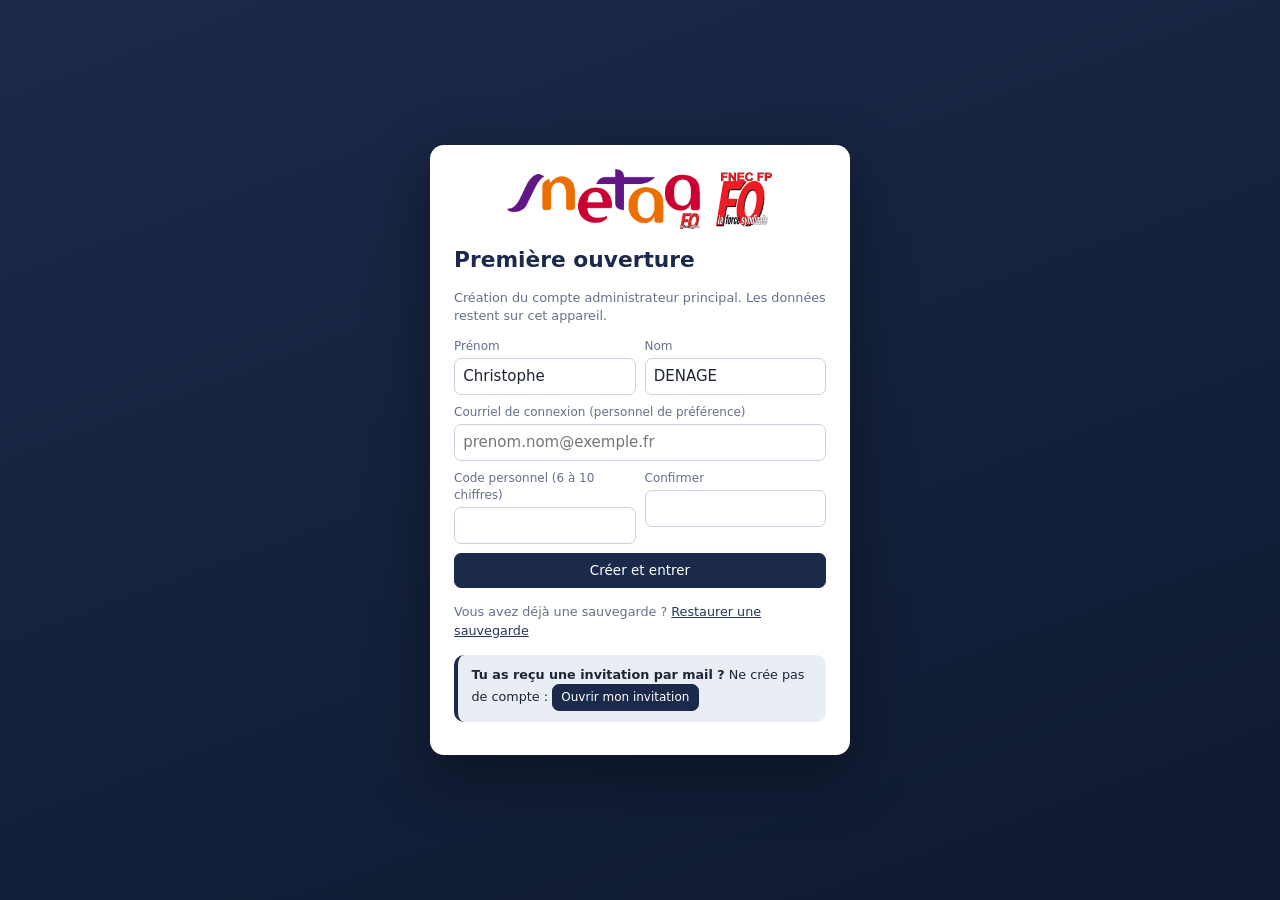
<file: index.html>
<!DOCTYPE html>
<html lang="fr">
<head>
<meta charset="utf-8">
<meta name="viewport" content="width=device-width, initial-scale=1, minimum-scale=1, viewport-fit=cover">
<meta name="theme-color" content="#1b2a4a">
<meta name="apple-mobile-web-app-capable" content="yes">
<meta name="apple-mobile-web-app-title" content="SNETAA-FO OT">
<link rel="manifest" href="manifest.webmanifest">
<link rel="icon" href="img/icon-192.png">
<link rel="apple-touch-icon" href="img/apple-touch-icon.png">
<title>SNETAA-FO Orléans-Tours — Gestion syndicale</title>
<link rel="stylesheet" href="lib/leaflet/leaflet.css">
<link rel="stylesheet" href="style.css">
</head>
<body>
<div id="login" class="login hidden"></div>
<div id="app" class="hidden">
  <header class="topbar">
    <button class="burger" onclick="UI.toggleNav()" aria-label="Menu">☰</button>
    <img src="img/logo-snetaa.png" alt="SNETAA-FO" class="toplogo">
    <div class="toptitle">Orléans-Tours <span class="sub">Gestion syndicale</span></div>
    <input id="globalSearch" class="gsearch" type="search" placeholder="Rechercher une personne…" oninput="UI.globalSearch(this.value)" autocomplete="off">
    <div id="gresults" class="gresults hidden"></div>
    <div class="userbox" id="userbox"></div>
  </header>
  <nav id="nav" class="nav"></nav>
  <main id="main" class="main"></main>
</div>
<div id="modalWrap" class="modalwrap hidden"><div class="modal" id="modal"></div></div>
<div id="toasts" class="toasts"></div>
<script src="lib/xlsx.full.min.js"></script>
<script src="lib/jspdf.umd.min.js"></script>
<script src="lib/jspdf.plugin.autotable.min.js"></script>
<script src="js/data-logo.js"></script>
<script src="js/data-etabs.js"></script>
<script src="js/data-services.js"></script>
<script src="js/data-colleges.js"></script>
<script src="js/data-geo.js"></script>
<script src="js/data-calendrier.js"></script>
<script src="lib/leaflet/leaflet.js"></script>
<script src="js/core.js"></script>
<script src="js/adherents.js"></script>
<script src="js/import.js"></script>
<script src="js/carriere.js"></script>
<script src="js/votants.js"></script>
<script src="js/comm.js"></script>
<script src="js/journaux.js"></script>
<script src="js/publications.js"></script>
<script src="js/data-medias.js"></script>
<script src="js/videos.js"></script>
<script src="js/reunions.js"></script>
<script src="js/geo.js"></script>
<script src="js/reudocs.js"></script>
<script src="js/frais.js"></script>
<script src="js/treso.js"></script>
<script src="js/params.js"></script>
<script src="js/mandats.js"></script>
<script src="js/mutations.js"></script>
<script src="js/relais.js"></script>
<script src="js/sections.js"></script>
<script src="js/annuaire.js"></script>
<script src="js/droits.js"></script>
<script src="js/invitation.js"></script>
<script src="js/compte.js"></script>
<script src="js/equipe.js"></script>
<script src="js/doublons.js"></script>
<script src="js/sauvegarde.js"></script>
<script src="js/validations.js"></script>
<script src="js/agenda.js"></script>
<script src="js/national.js"></script>
<script src="js/dpe.js"></script>
<script src="js/alertes.js"></script>
<script>App.start();</script>
</body>
</html>
</file>
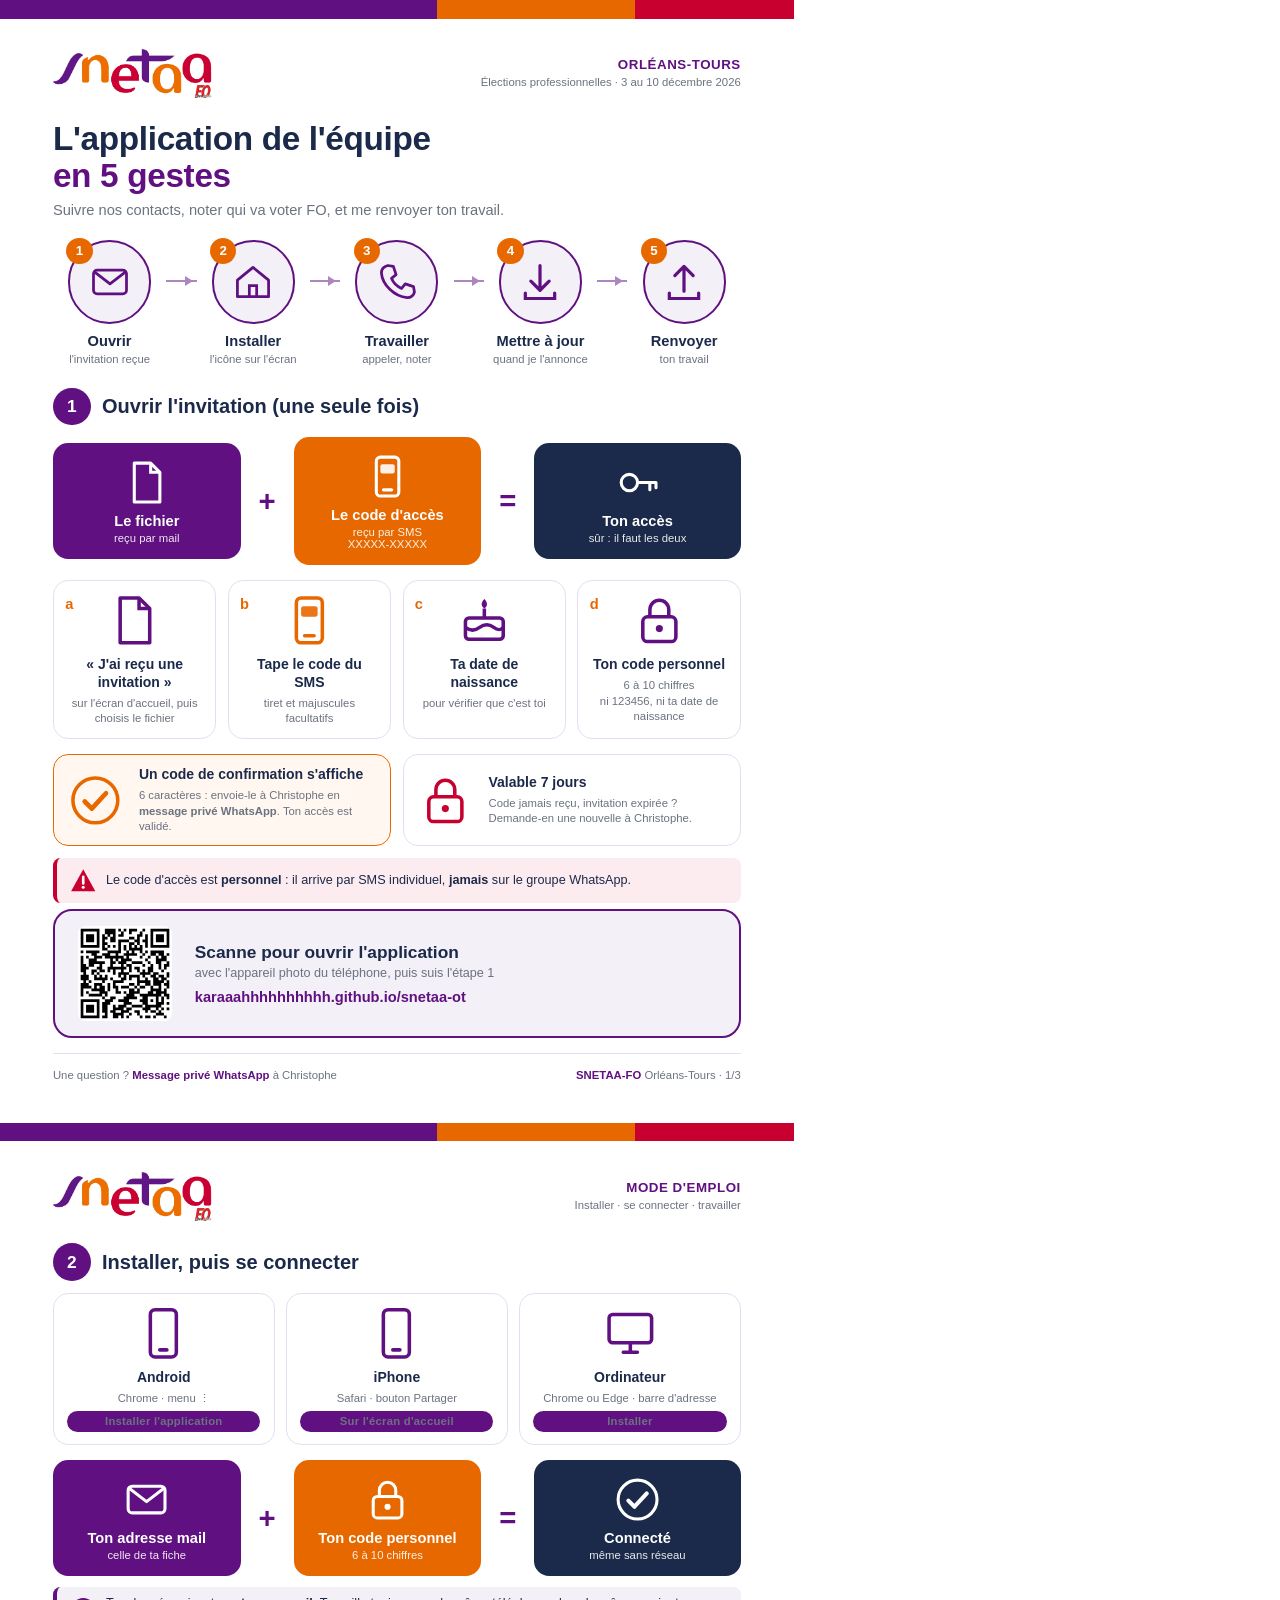
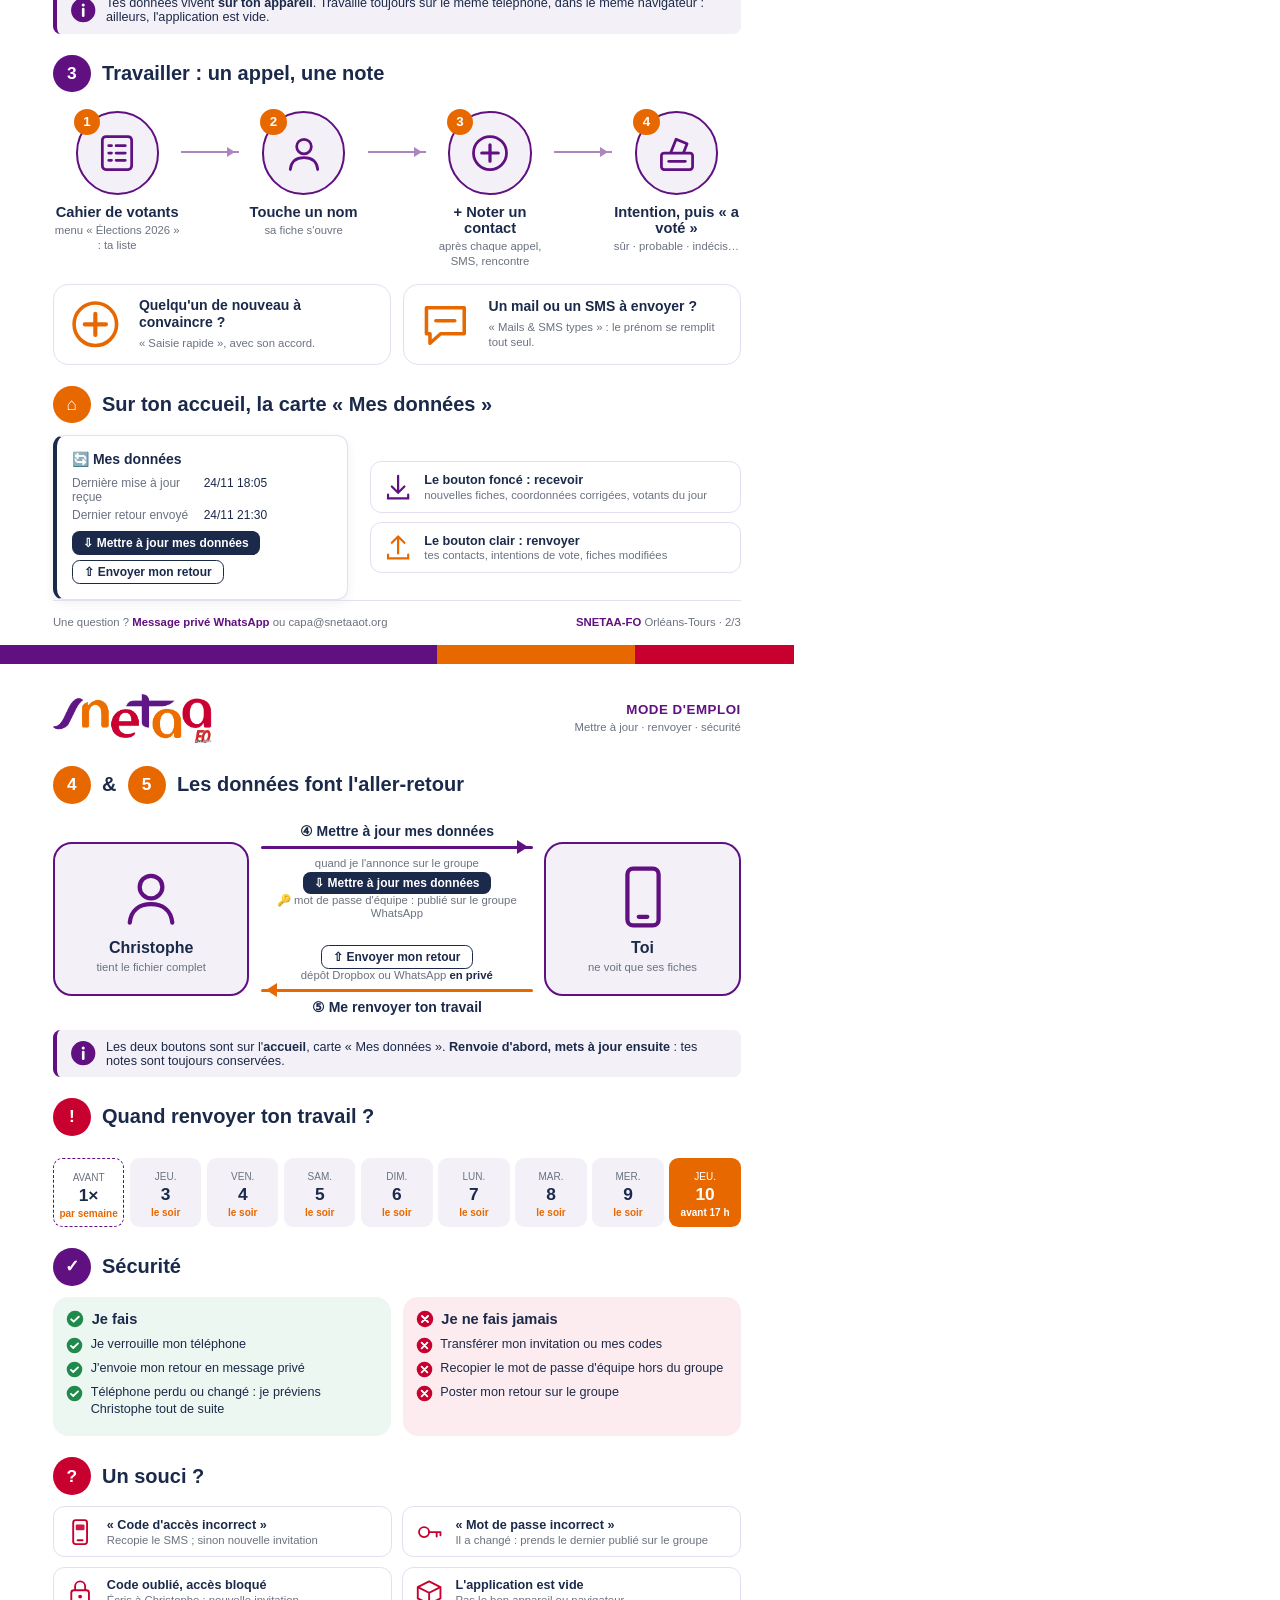
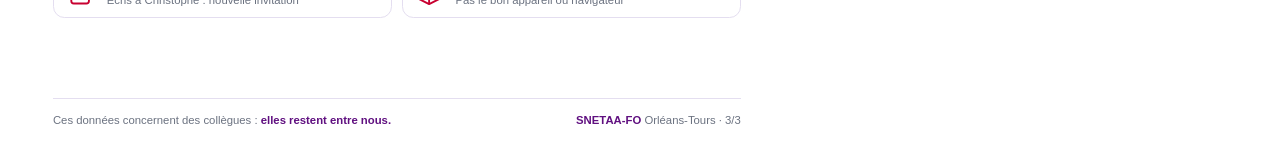
<file: outils/modele-infographie/guide.html>
<!DOCTYPE html>
<html lang="fr"><head><meta charset="utf-8">
<title>Mode d'emploi – Application SNETAA-FO Orléans-Tours</title>
<style>
@page { size: A4; margin: 0; }
:root { --v:#601080; --o:#E86800; --c:#C80030; --n:#1b2a4a; --g:#6b7280; --l:#f3f0f7; --ok:#1f8a4c; }
* { box-sizing: border-box; margin: 0; padding: 0; }
body { font-family: 'Inter', sans-serif; color: var(--n); -webkit-print-color-adjust: exact; print-color-adjust: exact; }
.page { width: 210mm; height: 297mm; padding: 13mm 14mm 11mm; position: relative; overflow: hidden; page-break-after: always; display: flex; flex-direction: column; }
.page:last-child { page-break-after: auto; }
.band { position: absolute; left: 0; right: 0; top: 0; height: 5mm; background: linear-gradient(90deg, var(--v) 0 55%, var(--o) 55% 80%, var(--c) 80%); }
header { display: flex; align-items: center; justify-content: space-between; margin-bottom: 6mm; }
header img { height: 13mm; }
header .t { text-align: right; }
header .t b { display: block; font-size: 10pt; color: var(--v); letter-spacing: .04em; text-transform: uppercase; }
header .t span { font-size: 8.5pt; color: var(--g); }
h1 { font-size: 25pt; line-height: 1.1; font-weight: 800; letter-spacing: -.01em; }
h1 em { font-style: normal; color: var(--v); }
.sub { font-size: 11pt; color: var(--g); margin-top: 2mm; }
h2 { display: flex; align-items: center; gap: 3mm; font-size: 15pt; font-weight: 800; margin: 5.5mm 0 3mm; }
h2 .num { width: 10mm; height: 10mm; border-radius: 50%; background: var(--v); color: #fff; display: grid; place-items: center; font-size: 13pt; flex: none; }
h2 .num.o { background: var(--o); } h2 .num.c { background: var(--c); }
/* parcours */
.path { display: flex; align-items: flex-start; justify-content: space-between; margin-top: 6mm; }
.stop { width: 30mm; text-align: center; }
.stop .ic { width: 22mm; height: 22mm; margin: 0 auto 2.5mm; border-radius: 50%; display: grid; place-items: center; background: var(--l); border: 2px solid var(--v); position: relative; }
.stop .ic .n { position: absolute; top: -2mm; left: -1mm; width: 7mm; height: 7mm; border-radius: 50%; background: var(--o); color: #fff; font-weight: 800; font-size: 10pt; display: grid; place-items: center; }
.stop b { display: block; font-size: 11pt; }
.stop span { display: block; font-size: 8.5pt; color: var(--g); margin-top: .8mm; line-height: 1.3; }
.arrow { flex: 1; margin-top: 10.5mm; height: 2px; background: var(--v); position: relative; opacity: .5; }
.arrow:after { content: ''; position: absolute; right: -1px; top: -4px; border: 5px solid transparent; border-left: 8px solid var(--v); }
/* cartes étapes */
.steps { display: grid; gap: 3mm; }
.steps.c3 { grid-template-columns: repeat(3, 1fr); } .steps.c4 { grid-template-columns: repeat(4, 1fr); } .steps.c2 { grid-template-columns: repeat(2, 1fr); }
.card { border: 1.5px solid #e4def0; border-radius: 4mm; padding: 3mm 3.5mm 3mm; text-align: center; position: relative; background: #fff; }
.card .k { position: absolute; top: 2.5mm; left: 3mm; font-weight: 800; color: var(--o); font-size: 11pt; }
.card svg { width: 15mm; height: 15mm; margin: 0 auto 2mm; display: block; }
.card b { display: block; font-size: 10.5pt; line-height: 1.25; }
.card span { display: block; font-size: 8.5pt; color: var(--g); margin-top: 1.2mm; line-height: 1.35; }
.card.hl { border-color: var(--o); background: #fff7f0; }
.pill { display: inline-block; font-weight: 700; font-size: 9pt; padding: .8mm 2.5mm; border-radius: 10mm; background: var(--v); color: #fff; margin-top: 1.5mm; letter-spacing: .02em; }
.pill.o { background: var(--o); } .pill.c { background: var(--c); }
/* canaux */
.channels { display: grid; grid-template-columns: 1fr 14mm 1fr 14mm 1.1fr; align-items: center; gap: 0; }
.ch { border-radius: 4mm; padding: 4mm; text-align: center; color: #fff; }
.ch.mail { background: var(--v); } .ch.sms { background: var(--o); } .ch.app { background: var(--n); }
.ch svg { width: 13mm; height: 13mm; display: block; margin: 0 auto 1.5mm; }
.ch b { font-size: 11pt; display: block; } .ch span { font-size: 8.5pt; opacity: .9; display: block; margin-top: .8mm; }
.plus, .eq { text-align: center; font-size: 22pt; font-weight: 800; color: var(--v); }
.note { margin-top: 3mm; display: flex; gap: 2.5mm; align-items: center; background: #fdecef; border-left: 4px solid var(--c); border-radius: 2mm; padding: 2.5mm 3.5mm; font-size: 9.5pt; }
.note.v { background: var(--l); border-color: var(--v); }
.note svg { width: 7mm; height: 7mm; flex: none; }
/* boucle */
.loop { display: grid; grid-template-columns: 52mm 1fr 52mm; align-items: center; margin-top: 2mm; }
.actor { text-align: center; border-radius: 5mm; padding: 5mm 3mm; background: var(--l); border: 2px solid var(--v); }
.actor svg { width: 18mm; height: 18mm; display: block; margin: 0 auto 2mm; }
.actor b { font-size: 12pt; display: block; } .actor span { font-size: 8.5pt; color: var(--g); }
.flows { display: flex; flex-direction: column; gap: 6mm; padding: 0 3mm; }
.flow { position: relative; text-align: center; }
.flow .line { height: 3px; border-radius: 2px; position: relative; margin: 2mm 0; }
.flow.down .line { background: var(--v); } .flow.up .line { background: var(--o); }
.flow.down .line:after { content: ''; position: absolute; right: -2px; top: -6px; border: 7px solid transparent; border-left: 11px solid var(--v); }
.flow.up .line:before { content: ''; position: absolute; left: -2px; top: -6px; border: 7px solid transparent; border-right: 11px solid var(--o); }
.flow b { font-size: 10.5pt; display: block; } .flow span { font-size: 8.5pt; color: var(--g); display: block; }
.flow .btn { display: inline-block; font-size: 9pt; font-weight: 700; color: #fff; padding: 1mm 3mm; border-radius: 2mm; margin-top: 1mm; }
.flow.down .btn { background: var(--n); } .flow.up .btn { background: #fff; color: var(--n); border: 1.5px solid var(--n); }
/* calendrier */
.cal { display: grid; grid-template-columns: repeat(9, 1fr); gap: 1.5mm; margin-top: 3mm; }
.day { border-radius: 2.5mm; text-align: center; padding: 2mm 0; background: var(--l); }
.day b { display: block; font-size: 13pt; } .day span { font-size: 7.5pt; color: var(--g); text-transform: uppercase; }
.day i { display: block; font-style: normal; font-size: 7.5pt; color: var(--o); font-weight: 700; margin-top: .5mm; }
/* sécurité */
.dd { display: grid; grid-template-columns: 1fr 1fr; gap: 3mm; }
.dd .col { border-radius: 4mm; padding: 3.5mm; }
.dd .yes { background: #edf7f1; } .dd .no { background: #fdecef; }
.dd h3 { font-size: 11pt; margin-bottom: 2mm; display: flex; align-items: center; gap: 2mm; }
.dd li { list-style: none; font-size: 9.5pt; display: flex; gap: 2mm; align-items: flex-start; margin: 1.6mm 0; line-height: 1.3; }
.dd li svg { width: 4.5mm; height: 4.5mm; flex: none; margin-top: .3mm; }
.fix { display: grid; grid-template-columns: 1fr 1fr; gap: 2.5mm; }
.fx { display: flex; gap: 3mm; align-items: center; border: 1.5px solid #e4def0; border-radius: 3mm; padding: 2.5mm 3mm; }
.fx .q { font-size: 9.5pt; font-weight: 700; } .fx .a { font-size: 8.5pt; color: var(--g); margin-top: .5mm; }
.fx svg { width: 8mm; height: 8mm; flex: none; }
footer { margin-top: auto; padding-top: 4mm; display: flex; justify-content: space-between; align-items: center; font-size: 8.5pt; color: var(--g); border-top: 1px solid #e4def0; }
footer b { color: var(--v); }
.url { font-weight: 700; color: var(--v); font-size: 11pt; }
.mt { margin-top: 4mm; }
</style></head><body>

<!-- ICONES (symboles réutilisables) -->
<svg width="0" height="0" style="position:absolute">
 <defs>
  <symbol id="i-mail" viewBox="0 0 48 48"><rect x="6" y="11" width="36" height="26" rx="4" fill="none" stroke="currentColor" stroke-width="3"/><path d="M7 13l17 13 17-13" fill="none" stroke="currentColor" stroke-width="3" stroke-linejoin="round"/></symbol>
  <symbol id="i-sms" viewBox="0 0 48 48"><rect x="13" y="5" width="22" height="38" rx="4" fill="none" stroke="currentColor" stroke-width="3"/><path d="M20 37h8" stroke="currentColor" stroke-width="3" stroke-linecap="round"/><rect x="17" y="12" width="14" height="9" rx="2" fill="currentColor" opacity=".9"/></symbol>
  <symbol id="i-phone" viewBox="0 0 48 48"><rect x="13" y="4" width="22" height="40" rx="4" fill="none" stroke="currentColor" stroke-width="3"/><path d="M21 38h6" stroke="currentColor" stroke-width="3" stroke-linecap="round"/></symbol>
  <symbol id="i-key" viewBox="0 0 48 48"><circle cx="16" cy="24" r="8" fill="none" stroke="currentColor" stroke-width="3"/><path d="M24 24h18M36 24v7M42 24v5" fill="none" stroke="currentColor" stroke-width="3" stroke-linecap="round"/></symbol>
  <symbol id="i-lock" viewBox="0 0 48 48"><rect x="10" y="21" width="28" height="21" rx="4" fill="none" stroke="currentColor" stroke-width="3"/><path d="M16 21v-6a8 8 0 0116 0v6" fill="none" stroke="currentColor" stroke-width="3"/><circle cx="24" cy="31" r="3" fill="currentColor"/></symbol>
  <symbol id="i-file" viewBox="0 0 48 48"><path d="M12 5h16l9 9v29H12z" fill="none" stroke="currentColor" stroke-width="3" stroke-linejoin="round"/><path d="M28 5v9h9" fill="none" stroke="currentColor" stroke-width="3"/></symbol>
  <symbol id="i-cake" viewBox="0 0 48 48"><rect x="8" y="22" width="32" height="18" rx="3" fill="none" stroke="currentColor" stroke-width="3"/><path d="M8 30c4 3 8 3 12 0s8-3 12 0 6 2 8 0M24 22v-8" fill="none" stroke="currentColor" stroke-width="3"/><path d="M24 6c3 3 3 6 0 8-3-2-3-5 0-8z" fill="currentColor"/></symbol>
  <symbol id="i-check" viewBox="0 0 48 48"><circle cx="24" cy="24" r="19" fill="none" stroke="currentColor" stroke-width="3"/><path d="M15 25l6 6 12-13" fill="none" stroke="currentColor" stroke-width="4" stroke-linecap="round" stroke-linejoin="round"/></symbol>
  <symbol id="i-chat" viewBox="0 0 48 48"><path d="M8 10h32v22H20l-9 8v-8H8z" fill="none" stroke="currentColor" stroke-width="3" stroke-linejoin="round"/><path d="M16 21h16" stroke="currentColor" stroke-width="3" stroke-linecap="round"/></symbol>
  <symbol id="i-down" viewBox="0 0 48 48"><path d="M24 6v26M14 23l10 10 10-10" fill="none" stroke="currentColor" stroke-width="3.5" stroke-linecap="round" stroke-linejoin="round"/><path d="M8 36v6h32v-6" fill="none" stroke="currentColor" stroke-width="3.5" stroke-linecap="round"/></symbol>
  <symbol id="i-up" viewBox="0 0 48 48"><path d="M24 34V8M14 17l10-10 10 10" fill="none" stroke="currentColor" stroke-width="3.5" stroke-linecap="round" stroke-linejoin="round"/><path d="M8 36v6h32v-6" fill="none" stroke="currentColor" stroke-width="3.5" stroke-linecap="round"/></symbol>
  <symbol id="i-list" viewBox="0 0 48 48"><rect x="8" y="6" width="32" height="36" rx="4" fill="none" stroke="currentColor" stroke-width="3"/><path d="M15 16h3M23 16h10M15 24h3M23 24h10M15 32h3M23 32h10" stroke="currentColor" stroke-width="3" stroke-linecap="round"/></symbol>
  <symbol id="i-user" viewBox="0 0 48 48"><circle cx="24" cy="17" r="8" fill="none" stroke="currentColor" stroke-width="3"/><path d="M9 42c1-9 7-13 15-13s14 4 15 13" fill="none" stroke="currentColor" stroke-width="3" stroke-linecap="round"/></symbol>
  <symbol id="i-call" viewBox="0 0 48 48"><path d="M14 6l6 1 3 9-5 4c2 5 6 9 11 11l4-5 9 3 1 6c-1 4-4 6-8 6C21 40 8 27 7 14c0-4 3-7 7-8z" fill="none" stroke="currentColor" stroke-width="3" stroke-linejoin="round"/></symbol>
  <symbol id="i-vote" viewBox="0 0 48 48"><rect x="7" y="24" width="34" height="18" rx="3" fill="none" stroke="currentColor" stroke-width="3"/><path d="M17 24l6-15 12 5-4 10" fill="none" stroke="currentColor" stroke-width="3" stroke-linejoin="round"/><path d="M15 33h18" stroke="currentColor" stroke-width="3" stroke-linecap="round"/></symbol>
  <symbol id="i-plus" viewBox="0 0 48 48"><circle cx="24" cy="24" r="18" fill="none" stroke="currentColor" stroke-width="3"/><path d="M24 15v18M15 24h18" stroke="currentColor" stroke-width="3.5" stroke-linecap="round"/></symbol>
  <symbol id="i-pc" viewBox="0 0 48 48"><rect x="6" y="8" width="36" height="24" rx="3" fill="none" stroke="currentColor" stroke-width="3"/><path d="M18 40h12M24 32v8" stroke="currentColor" stroke-width="3" stroke-linecap="round"/></symbol>
  <symbol id="i-home" viewBox="0 0 48 48"><path d="M7 22L24 8l17 14v18H7z" fill="none" stroke="currentColor" stroke-width="3" stroke-linejoin="round"/><path d="M20 40V28h8v12" fill="none" stroke="currentColor" stroke-width="3"/></symbol>
  <symbol id="i-yes" viewBox="0 0 24 24"><circle cx="12" cy="12" r="11" fill="#1f8a4c"/><path d="M7 12.5l3.2 3L17 9" fill="none" stroke="#fff" stroke-width="2.6" stroke-linecap="round" stroke-linejoin="round"/></symbol>
  <symbol id="i-no" viewBox="0 0 24 24"><circle cx="12" cy="12" r="11" fill="#C80030"/><path d="M8 8l8 8M16 8l-8 8" stroke="#fff" stroke-width="2.6" stroke-linecap="round"/></symbol>
  <symbol id="i-warn" viewBox="0 0 24 24"><path d="M12 2l11 20H1z" fill="#C80030"/><path d="M12 9v6" stroke="#fff" stroke-width="2.4" stroke-linecap="round"/><circle cx="12" cy="18.3" r="1.4" fill="#fff"/></symbol>
  <symbol id="i-info" viewBox="0 0 24 24"><circle cx="12" cy="12" r="11" fill="#601080"/><path d="M12 11v6" stroke="#fff" stroke-width="2.4" stroke-linecap="round"/><circle cx="12" cy="7.3" r="1.4" fill="#fff"/></symbol>
  <symbol id="i-box" viewBox="0 0 48 48"><path d="M6 16l18-9 18 9v18l-18 9-18-9z" fill="none" stroke="currentColor" stroke-width="3" stroke-linejoin="round"/><path d="M6 16l18 9 18-9M24 25v18" fill="none" stroke="currentColor" stroke-width="3"/></symbol>
 </defs>
</svg>

<!-- PAGE 1 -->
<section class="page">
 <div class="band"></div>
 <header><img src="logo_snetaa_rogne.png" alt="SNETAA-FO"><div class="t"><b>Orléans-Tours</b><span>Élections professionnelles · 3 au 10 décembre 2026</span></div></header>
 <h1>L'application de l'équipe<br><em>en 5 gestes</em></h1>
 <p class="sub">Suivre nos contacts, noter qui va voter FO, et me renvoyer ton travail.</p>

 <div class="path">
  <div class="stop"><div class="ic" style="color:var(--v)"><span class="n">1</span><svg width="44" height="44"><use href="#i-mail"/></svg></div><b>Ouvrir</b><span>l'invitation reçue</span></div>
  <div class="arrow"></div>
  <div class="stop"><div class="ic" style="color:var(--v)"><span class="n">2</span><svg width="44" height="44"><use href="#i-home"/></svg></div><b>Installer</b><span>l'icône sur l'écran</span></div>
  <div class="arrow"></div>
  <div class="stop"><div class="ic" style="color:var(--v)"><span class="n">3</span><svg width="44" height="44"><use href="#i-call"/></svg></div><b>Travailler</b><span>appeler, noter</span></div>
  <div class="arrow"></div>
  <div class="stop"><div class="ic" style="color:var(--v)"><span class="n">4</span><svg width="44" height="44"><use href="#i-down"/></svg></div><b>Mettre à jour</b><span>quand je l'annonce</span></div>
  <div class="arrow"></div>
  <div class="stop"><div class="ic" style="color:var(--v)"><span class="n">5</span><svg width="44" height="44"><use href="#i-up"/></svg></div><b>Renvoyer</b><span>ton travail</span></div>
 </div>

 <h2><span class="num">1</span>Ouvrir l'invitation (une seule fois)</h2>
 <div class="channels">
  <div class="ch mail"><svg><use href="#i-file"/></svg><b>Le fichier</b><span>reçu par mail</span></div>
  <div class="plus">+</div>
  <div class="ch sms"><svg><use href="#i-sms"/></svg><b>Le code d'accès</b><span>reçu par SMS<br>XXXXX-XXXXX</span></div>
  <div class="eq">=</div>
  <div class="ch app"><svg><use href="#i-key"/></svg><b>Ton accès</b><span>sûr : il faut les deux</span></div>
 </div>

 <div class="steps c4 mt">
  <div class="card"><span class="k">a</span><svg style="color:var(--v)"><use href="#i-file"/></svg><b>« J'ai reçu une invitation »</b><span>sur l'écran d'accueil, puis choisis le fichier</span></div>
  <div class="card"><span class="k">b</span><svg style="color:var(--o)"><use href="#i-sms"/></svg><b>Tape le code du SMS</b><span>tiret et majuscules facultatifs</span></div>
  <div class="card"><span class="k">c</span><svg style="color:var(--v)"><use href="#i-cake"/></svg><b>Ta date de naissance</b><span>pour vérifier que c'est toi</span></div>
  <div class="card"><span class="k">d</span><svg style="color:var(--v)"><use href="#i-lock"/></svg><b>Ton code personnel</b><span>6 à 10 chiffres<br>ni 123456, ni ta date de naissance</span></div>
 </div>
 <div class="steps c2 mt">
  <div class="card hl" style="display:flex;align-items:center;gap:4mm;text-align:left"><svg style="color:var(--o);margin:0;flex:none"><use href="#i-check"/></svg><div><b>Un code de confirmation s'affiche</b><span>6 caractères : envoie-le à Christophe en <b style="display:inline;font-size:8.5pt">message privé WhatsApp</b>. Ton accès est validé.</span></div></div>
  <div class="card" style="display:flex;align-items:center;gap:4mm;text-align:left"><svg style="color:var(--c);margin:0;flex:none"><use href="#i-lock"/></svg><div><b>Valable 7 jours</b><span>Code jamais reçu, invitation expirée ? Demande-en une nouvelle à Christophe.</span></div></div>
 </div>
 <div class="note"><svg><use href="#i-warn"/></svg><div>Le code d'accès est <b>personnel</b> : il arrive par SMS individuel, <b>jamais</b> sur le groupe WhatsApp.</div></div>

 <div style="margin-top:auto;display:flex;align-items:center;gap:6mm;border:2px solid var(--v);border-radius:5mm;padding:4mm 6mm;background:var(--l)">
  <img src="qr.svg" style="width:25mm;height:25mm;background:#fff;border-radius:2mm" alt="QR code">
  <div><b style="font-size:13pt;display:block">Scanne pour ouvrir l'application</b><span style="font-size:9.5pt;color:var(--g)">avec l'appareil photo du téléphone, puis suis l'étape 1</span><div class="url" style="margin-top:2mm">karaaahhhhhhhhhh.github.io/snetaa-ot</div></div>
 </div>
 <footer style="margin-top:4mm"><span>Une question ? <b>Message privé WhatsApp</b> à Christophe</span><span><b>SNETAA-FO</b> Orléans-Tours · 1/3</span></footer>
</section>

<!-- PAGE 2 -->
<section class="page">
 <div class="band"></div>
 <header><img src="logo_snetaa_rogne.png" alt="SNETAA-FO"><div class="t"><b>Mode d'emploi</b><span>Installer · se connecter · travailler</span></div></header>

 <h2 style="margin-top:0"><span class="num">2</span>Installer, puis se connecter</h2>
 <div class="steps c3">
  <div class="card"><svg style="color:var(--v)"><use href="#i-phone"/></svg><b>Android</b><span>Chrome · menu ⋮</span><span class="pill">Installer l'application</span></div>
  <div class="card"><svg style="color:var(--v)"><use href="#i-phone"/></svg><b>iPhone</b><span>Safari · bouton Partager</span><span class="pill">Sur l'écran d'accueil</span></div>
  <div class="card"><svg style="color:var(--v)"><use href="#i-pc"/></svg><b>Ordinateur</b><span>Chrome ou Edge · barre d'adresse</span><span class="pill">Installer</span></div>
 </div>
 <div class="channels mt" style="grid-template-columns:1fr 14mm 1fr 14mm 1.1fr">
  <div class="ch mail"><svg><use href="#i-mail"/></svg><b>Ton adresse mail</b><span>celle de ta fiche</span></div>
  <div class="plus">+</div>
  <div class="ch sms"><svg><use href="#i-lock"/></svg><b>Ton code personnel</b><span>6 à 10 chiffres</span></div>
  <div class="eq">=</div>
  <div class="ch app"><svg><use href="#i-check"/></svg><b>Connecté</b><span>même sans réseau</span></div>
 </div>
 <div class="note v"><svg><use href="#i-info"/></svg><div>Tes données vivent <b>sur ton appareil</b>. Travaille toujours sur le même téléphone, dans le même navigateur : ailleurs, l'application est vide.</div></div>

 <h2><span class="num">3</span>Travailler : un appel, une note</h2>
 <div class="path" style="margin-top:2mm">
  <div class="stop" style="width:34mm"><div class="ic" style="color:var(--v)"><span class="n">1</span><svg width="44" height="44"><use href="#i-list"/></svg></div><b>Cahier de votants</b><span>menu « Élections 2026 » : ta liste</span></div>
  <div class="arrow"></div>
  <div class="stop" style="width:34mm"><div class="ic" style="color:var(--v)"><span class="n">2</span><svg width="44" height="44"><use href="#i-user"/></svg></div><b>Touche un nom</b><span>sa fiche s'ouvre</span></div>
  <div class="arrow"></div>
  <div class="stop" style="width:34mm"><div class="ic" style="color:var(--v)"><span class="n">3</span><svg width="44" height="44"><use href="#i-plus"/></svg></div><b>+ Noter un contact</b><span>après chaque appel, SMS, rencontre</span></div>
  <div class="arrow"></div>
  <div class="stop" style="width:34mm"><div class="ic" style="color:var(--v)"><span class="n">4</span><svg width="44" height="44"><use href="#i-vote"/></svg></div><b>Intention, puis « a voté »</b><span>sûr · probable · indécis…</span></div>
 </div>
 <div class="steps c2 mt">
  <div class="card" style="display:flex;align-items:center;gap:4mm;text-align:left"><svg style="color:var(--o);margin:0;flex:none"><use href="#i-plus"/></svg><div><b>Quelqu'un de nouveau à convaincre ?</b><span>« Saisie rapide », avec son accord.</span></div></div>
  <div class="card" style="display:flex;align-items:center;gap:4mm;text-align:left"><svg style="color:var(--o);margin:0;flex:none"><use href="#i-chat"/></svg><div><b>Un mail ou un SMS à envoyer ?</b><span>« Mails & SMS types » : le prénom se remplit tout seul.</span></div></div>
 </div>

 <h2><span class="num o">⌂</span>Sur ton accueil, la carte « Mes données »</h2>
 <div style="display:grid;grid-template-columns:78mm 1fr;gap:6mm;align-items:center">
  <div style="border:1.5px solid #e4def0;border-left:4px solid var(--n);border-radius:3mm;padding:4mm;font-size:9pt;box-shadow:0 1mm 3mm rgba(0,0,0,.06)">
   <b style="font-size:10.5pt">🔄 Mes données</b>
   <div style="display:grid;grid-template-columns:1fr 1fr;gap:1mm;margin:2.5mm 0;color:var(--g)"><span>Dernière mise à jour reçue</span><span style="color:var(--n)">24/11 18:05</span><span>Dernier retour envoyé</span><span style="color:var(--n)">24/11 21:30</span></div>
   <span style="display:inline-block;background:var(--n);color:#fff;border-radius:2mm;padding:1.2mm 3mm;font-weight:700">⇩ Mettre à jour mes données</span>
   <span style="display:inline-block;border:1.5px solid var(--n);border-radius:2mm;padding:1mm 3mm;font-weight:700;margin-top:1.5mm">⇧ Envoyer mon retour</span>
  </div>
  <div class="steps" style="gap:2.5mm">
   <div class="fx"><svg style="color:var(--v)"><use href="#i-down"/></svg><div><div class="q">Le bouton foncé : recevoir</div><div class="a">nouvelles fiches, coordonnées corrigées, votants du jour</div></div></div>
   <div class="fx"><svg style="color:var(--o)"><use href="#i-up"/></svg><div><div class="q">Le bouton clair : renvoyer</div><div class="a">tes contacts, intentions de vote, fiches modifiées</div></div></div>
  </div>
 </div>

 <footer><span>Une question ? <b>Message privé WhatsApp</b> ou capa@snetaaot.org</span><span><b>SNETAA-FO</b> Orléans-Tours · 2/3</span></footer>
</section>

<!-- PAGE 3 -->
<section class="page">
 <div class="band"></div>
 <header><img src="logo_snetaa_rogne.png" alt="SNETAA-FO"><div class="t"><b>Mode d'emploi</b><span>Mettre à jour · renvoyer · sécurité</span></div></header>

 <h2 style="margin-top:0"><span class="num o">4</span>&amp; <span class="num o">5</span> Les données font l'aller-retour</h2>
 <div class="loop">
  <div class="actor"><svg style="color:var(--v)"><use href="#i-user"/></svg><b>Christophe</b><span>tient le fichier complet</span></div>
  <div class="flows">
   <div class="flow down"><b>④ Mettre à jour mes données</b><div class="line"></div><span>quand je l'annonce sur le groupe</span><span class="btn">⇩ Mettre à jour mes données</span><span>🔑 mot de passe d'équipe : publié sur le groupe WhatsApp</span></div>
   <div class="flow up"><span class="btn">⇧ Envoyer mon retour</span><span>dépôt Dropbox ou WhatsApp <b style="display:inline;font-size:8.5pt;color:var(--n)">en privé</b></span><div class="line"></div><b>⑤ Me renvoyer ton travail</b></div>
  </div>
  <div class="actor"><svg style="color:var(--v)"><use href="#i-phone"/></svg><b>Toi</b><span>ne voit que ses fiches</span></div>
 </div>
 <div class="note v" style="margin-top:4mm"><svg><use href="#i-info"/></svg><div>Les deux boutons sont sur l'<b>accueil</b>, carte « Mes données ». <b>Renvoie d'abord, mets à jour ensuite</b> : tes notes sont toujours conservées.</div></div>

 <h2><span class="num c">!</span>Quand renvoyer ton travail ?</h2>
 <div class="cal">
  <div class="day" style="background:#fff;border:1.5px dashed var(--v)"><span>avant</span><b>1×</b><i>par semaine</i></div>
  <div class="day"><span>jeu.</span><b>3</b><i>le soir</i></div>
  <div class="day"><span>ven.</span><b>4</b><i>le soir</i></div>
  <div class="day"><span>sam.</span><b>5</b><i>le soir</i></div>
  <div class="day"><span>dim.</span><b>6</b><i>le soir</i></div>
  <div class="day"><span>lun.</span><b>7</b><i>le soir</i></div>
  <div class="day"><span>mar.</span><b>8</b><i>le soir</i></div>
  <div class="day"><span>mer.</span><b>9</b><i>le soir</i></div>
  <div class="day" style="background:var(--o);color:#fff"><span style="color:#fff">jeu.</span><b>10</b><i style="color:#fff">avant 17 h</i></div>
 </div>

 <h2><span class="num">✓</span>Sécurité</h2>
 <div class="dd">
  <div class="col yes"><h3><svg width="18" height="18"><use href="#i-yes"/></svg>Je fais</h3><ul>
   <li><svg><use href="#i-yes"/></svg>Je verrouille mon téléphone</li>
   <li><svg><use href="#i-yes"/></svg>J'envoie mon retour en message privé</li>
   <li><svg><use href="#i-yes"/></svg>Téléphone perdu ou changé : je préviens Christophe tout de suite</li></ul></div>
  <div class="col no"><h3><svg width="18" height="18"><use href="#i-no"/></svg>Je ne fais jamais</h3><ul>
   <li><svg><use href="#i-no"/></svg>Transférer mon invitation ou mes codes</li>
   <li><svg><use href="#i-no"/></svg>Recopier le mot de passe d'équipe hors du groupe</li>
   <li><svg><use href="#i-no"/></svg>Poster mon retour sur le groupe</li></ul></div>
 </div>

 <h2><span class="num c">?</span>Un souci ?</h2>
 <div class="fix">
  <div class="fx"><svg style="color:var(--c)"><use href="#i-sms"/></svg><div><div class="q">« Code d'accès incorrect »</div><div class="a">Recopie le SMS ; sinon nouvelle invitation</div></div></div>
  <div class="fx"><svg style="color:var(--c)"><use href="#i-key"/></svg><div><div class="q">« Mot de passe incorrect »</div><div class="a">Il a changé : prends le dernier publié sur le groupe</div></div></div>
  <div class="fx"><svg style="color:var(--c)"><use href="#i-lock"/></svg><div><div class="q">Code oublié, accès bloqué</div><div class="a">Écris à Christophe : nouvelle invitation</div></div></div>
  <div class="fx"><svg style="color:var(--c)"><use href="#i-box"/></svg><div><div class="q">L'application est vide</div><div class="a">Pas le bon appareil ou navigateur</div></div></div>
 </div>

 <footer><span>Ces données concernent des collègues : <b>elles restent entre nous.</b></span><span><b>SNETAA-FO</b> Orléans-Tours · 3/3</span></footer>
</section>
</body></html>
</file>
<file: lib/leaflet/leaflet.css>
/* required styles */

.leaflet-pane,
.leaflet-tile,
.leaflet-marker-icon,
.leaflet-marker-shadow,
.leaflet-tile-container,
.leaflet-pane > svg,
.leaflet-pane > canvas,
.leaflet-zoom-box,
.leaflet-image-layer,
.leaflet-layer {
	position: absolute;
	left: 0;
	top: 0;
	}
.leaflet-container {
	overflow: hidden;
	}
.leaflet-tile,
.leaflet-marker-icon,
.leaflet-marker-shadow {
	-webkit-user-select: none;
	   -moz-user-select: none;
	        user-select: none;
	  -webkit-user-drag: none;
	}
/* Prevents IE11 from highlighting tiles in blue */
.leaflet-tile::selection {
	background: transparent;
}
/* Safari renders non-retina tile on retina better with this, but Chrome is worse */
.leaflet-safari .leaflet-tile {
	image-rendering: -webkit-optimize-contrast;
	}
/* hack that prevents hw layers "stretching" when loading new tiles */
.leaflet-safari .leaflet-tile-container {
	width: 1600px;
	height: 1600px;
	-webkit-transform-origin: 0 0;
	}
.leaflet-marker-icon,
.leaflet-marker-shadow {
	display: block;
	}
/* .leaflet-container svg: reset svg max-width decleration shipped in Joomla! (joomla.org) 3.x */
/* .leaflet-container img: map is broken in FF if you have max-width: 100% on tiles */
.leaflet-container .leaflet-overlay-pane svg {
	max-width: none !important;
	max-height: none !important;
	}
.leaflet-container .leaflet-marker-pane img,
.leaflet-container .leaflet-shadow-pane img,
.leaflet-container .leaflet-tile-pane img,
.leaflet-container img.leaflet-image-layer,
.leaflet-container .leaflet-tile {
	max-width: none !important;
	max-height: none !important;
	width: auto;
	padding: 0;
	}

.leaflet-container img.leaflet-tile {
	/* See: https://bugs.chromium.org/p/chromium/issues/detail?id=600120 */
	mix-blend-mode: plus-lighter;
}

.leaflet-container.leaflet-touch-zoom {
	-ms-touch-action: pan-x pan-y;
	touch-action: pan-x pan-y;
	}
.leaflet-container.leaflet-touch-drag {
	-ms-touch-action: pinch-zoom;
	/* Fallback for FF which doesn't support pinch-zoom */
	touch-action: none;
	touch-action: pinch-zoom;
}
.leaflet-container.leaflet-touch-drag.leaflet-touch-zoom {
	-ms-touch-action: none;
	touch-action: none;
}
.leaflet-container {
	-webkit-tap-highlight-color: transparent;
}
.leaflet-container a {
	-webkit-tap-highlight-color: rgba(51, 181, 229, 0.4);
}
.leaflet-tile {
	filter: inherit;
	visibility: hidden;
	}
.leaflet-tile-loaded {
	visibility: inherit;
	}
.leaflet-zoom-box {
	width: 0;
	height: 0;
	-moz-box-sizing: border-box;
	     box-sizing: border-box;
	z-index: 800;
	}
/* workaround for https://bugzilla.mozilla.org/show_bug.cgi?id=888319 */
.leaflet-overlay-pane svg {
	-moz-user-select: none;
	}

.leaflet-pane         { z-index: 400; }

.leaflet-tile-pane    { z-index: 200; }
.leaflet-overlay-pane { z-index: 400; }
.leaflet-shadow-pane  { z-index: 500; }
.leaflet-marker-pane  { z-index: 600; }
.leaflet-tooltip-pane   { z-index: 650; }
.leaflet-popup-pane   { z-index: 700; }

.leaflet-map-pane canvas { z-index: 100; }
.leaflet-map-pane svg    { z-index: 200; }

.leaflet-vml-shape {
	width: 1px;
	height: 1px;
	}
.lvml {
	behavior: url(#default#VML);
	display: inline-block;
	position: absolute;
	}


/* control positioning */

.leaflet-control {
	position: relative;
	z-index: 800;
	pointer-events: visiblePainted; /* IE 9-10 doesn't have auto */
	pointer-events: auto;
	}
.leaflet-top,
.leaflet-bottom {
	position: absolute;
	z-index: 1000;
	pointer-events: none;
	}
.leaflet-top {
	top: 0;
	}
.leaflet-right {
	right: 0;
	}
.leaflet-bottom {
	bottom: 0;
	}
.leaflet-left {
	left: 0;
	}
.leaflet-control {
	float: left;
	clear: both;
	}
.leaflet-right .leaflet-control {
	float: right;
	}
.leaflet-top .leaflet-control {
	margin-top: 10px;
	}
.leaflet-bottom .leaflet-control {
	margin-bottom: 10px;
	}
.leaflet-left .leaflet-control {
	margin-left: 10px;
	}
.leaflet-right .leaflet-control {
	margin-right: 10px;
	}


/* zoom and fade animations */

.leaflet-fade-anim .leaflet-popup {
	opacity: 0;
	-webkit-transition: opacity 0.2s linear;
	   -moz-transition: opacity 0.2s linear;
	        transition: opacity 0.2s linear;
	}
.leaflet-fade-anim .leaflet-map-pane .leaflet-popup {
	opacity: 1;
	}
.leaflet-zoom-animated {
	-webkit-transform-origin: 0 0;
	    -ms-transform-origin: 0 0;
	        transform-origin: 0 0;
	}
svg.leaflet-zoom-animated {
	will-change: transform;
}

.leaflet-zoom-anim .leaflet-zoom-animated {
	-webkit-transition: -webkit-transform 0.25s cubic-bezier(0,0,0.25,1);
	   -moz-transition:    -moz-transform 0.25s cubic-bezier(0,0,0.25,1);
	        transition:         transform 0.25s cubic-bezier(0,0,0.25,1);
	}
.leaflet-zoom-anim .leaflet-tile,
.leaflet-pan-anim .leaflet-tile {
	-webkit-transition: none;
	   -moz-transition: none;
	        transition: none;
	}

.leaflet-zoom-anim .leaflet-zoom-hide {
	visibility: hidden;
	}


/* cursors */

.leaflet-interactive {
	cursor: pointer;
	}
.leaflet-grab {
	cursor: -webkit-grab;
	cursor:    -moz-grab;
	cursor:         grab;
	}
.leaflet-crosshair,
.leaflet-crosshair .leaflet-interactive {
	cursor: crosshair;
	}
.leaflet-popup-pane,
.leaflet-control {
	cursor: auto;
	}
.leaflet-dragging .leaflet-grab,
.leaflet-dragging .leaflet-grab .leaflet-interactive,
.leaflet-dragging .leaflet-marker-draggable {
	cursor: move;
	cursor: -webkit-grabbing;
	cursor:    -moz-grabbing;
	cursor:         grabbing;
	}

/* marker & overlays interactivity */
.leaflet-marker-icon,
.leaflet-marker-shadow,
.leaflet-image-layer,
.leaflet-pane > svg path,
.leaflet-tile-container {
	pointer-events: none;
	}

.leaflet-marker-icon.leaflet-interactive,
.leaflet-image-layer.leaflet-interactive,
.leaflet-pane > svg path.leaflet-interactive,
svg.leaflet-image-layer.leaflet-interactive path {
	pointer-events: visiblePainted; /* IE 9-10 doesn't have auto */
	pointer-events: auto;
	}

/* visual tweaks */

.leaflet-container {
	background: #ddd;
	outline-offset: 1px;
	}
.leaflet-container a {
	color: #0078A8;
	}
.leaflet-zoom-box {
	border: 2px dotted #38f;
	background: rgba(255,255,255,0.5);
	}


/* general typography */
.leaflet-container {
	font-family: "Helvetica Neue", Arial, Helvetica, sans-serif;
	font-size: 12px;
	font-size: 0.75rem;
	line-height: 1.5;
	}


/* general toolbar styles */

.leaflet-bar {
	box-shadow: 0 1px 5px rgba(0,0,0,0.65);
	border-radius: 4px;
	}
.leaflet-bar a {
	background-color: #fff;
	border-bottom: 1px solid #ccc;
	width: 26px;
	height: 26px;
	line-height: 26px;
	display: block;
	text-align: center;
	text-decoration: none;
	color: black;
	}
.leaflet-bar a,
.leaflet-control-layers-toggle {
	background-position: 50% 50%;
	background-repeat: no-repeat;
	display: block;
	}
.leaflet-bar a:hover,
.leaflet-bar a:focus {
	background-color: #f4f4f4;
	}
.leaflet-bar a:first-child {
	border-top-left-radius: 4px;
	border-top-right-radius: 4px;
	}
.leaflet-bar a:last-child {
	border-bottom-left-radius: 4px;
	border-bottom-right-radius: 4px;
	border-bottom: none;
	}
.leaflet-bar a.leaflet-disabled {
	cursor: default;
	background-color: #f4f4f4;
	color: #bbb;
	}

.leaflet-touch .leaflet-bar a {
	width: 30px;
	height: 30px;
	line-height: 30px;
	}
.leaflet-touch .leaflet-bar a:first-child {
	border-top-left-radius: 2px;
	border-top-right-radius: 2px;
	}
.leaflet-touch .leaflet-bar a:last-child {
	border-bottom-left-radius: 2px;
	border-bottom-right-radius: 2px;
	}

/* zoom control */

.leaflet-control-zoom-in,
.leaflet-control-zoom-out {
	font: bold 18px 'Lucida Console', Monaco, monospace;
	text-indent: 1px;
	}

.leaflet-touch .leaflet-control-zoom-in, .leaflet-touch .leaflet-control-zoom-out  {
	font-size: 22px;
	}


/* layers control */

.leaflet-control-layers {
	box-shadow: 0 1px 5px rgba(0,0,0,0.4);
	background: #fff;
	border-radius: 5px;
	}
.leaflet-control-layers-toggle {
	background-image: url(images/layers.png);
	width: 36px;
	height: 36px;
	}
.leaflet-retina .leaflet-control-layers-toggle {
	background-image: url(images/layers-2x.png);
	background-size: 26px 26px;
	}
.leaflet-touch .leaflet-control-layers-toggle {
	width: 44px;
	height: 44px;
	}
.leaflet-control-layers .leaflet-control-layers-list,
.leaflet-control-layers-expanded .leaflet-control-layers-toggle {
	display: none;
	}
.leaflet-control-layers-expanded .leaflet-control-layers-list {
	display: block;
	position: relative;
	}
.leaflet-control-layers-expanded {
	padding: 6px 10px 6px 6px;
	color: #333;
	background: #fff;
	}
.leaflet-control-layers-scrollbar {
	overflow-y: scroll;
	overflow-x: hidden;
	padding-right: 5px;
	}
.leaflet-control-layers-selector {
	margin-top: 2px;
	position: relative;
	top: 1px;
	}
.leaflet-control-layers label {
	display: block;
	font-size: 13px;
	font-size: 1.08333em;
	}
.leaflet-control-layers-separator {
	height: 0;
	border-top: 1px solid #ddd;
	margin: 5px -10px 5px -6px;
	}

/* Default icon URLs */
.leaflet-default-icon-path { /* used only in path-guessing heuristic, see L.Icon.Default */
	background-image: url(images/marker-icon.png);
	}


/* attribution and scale controls */

.leaflet-container .leaflet-control-attribution {
	background: #fff;
	background: rgba(255, 255, 255, 0.8);
	margin: 0;
	}
.leaflet-control-attribution,
.leaflet-control-scale-line {
	padding: 0 5px;
	color: #333;
	line-height: 1.4;
	}
.leaflet-control-attribution a {
	text-decoration: none;
	}
.leaflet-control-attribution a:hover,
.leaflet-control-attribution a:focus {
	text-decoration: underline;
	}
.leaflet-attribution-flag {
	display: inline !important;
	vertical-align: baseline !important;
	width: 1em;
	height: 0.6669em;
	}
.leaflet-left .leaflet-control-scale {
	margin-left: 5px;
	}
.leaflet-bottom .leaflet-control-scale {
	margin-bottom: 5px;
	}
.leaflet-control-scale-line {
	border: 2px solid #777;
	border-top: none;
	line-height: 1.1;
	padding: 2px 5px 1px;
	white-space: nowrap;
	-moz-box-sizing: border-box;
	     box-sizing: border-box;
	background: rgba(255, 255, 255, 0.8);
	text-shadow: 1px 1px #fff;
	}
.leaflet-control-scale-line:not(:first-child) {
	border-top: 2px solid #777;
	border-bottom: none;
	margin-top: -2px;
	}
.leaflet-control-scale-line:not(:first-child):not(:last-child) {
	border-bottom: 2px solid #777;
	}

.leaflet-touch .leaflet-control-attribution,
.leaflet-touch .leaflet-control-layers,
.leaflet-touch .leaflet-bar {
	box-shadow: none;
	}
.leaflet-touch .leaflet-control-layers,
.leaflet-touch .leaflet-bar {
	border: 2px solid rgba(0,0,0,0.2);
	background-clip: padding-box;
	}


/* popup */

.leaflet-popup {
	position: absolute;
	text-align: center;
	margin-bottom: 20px;
	}
.leaflet-popup-content-wrapper {
	padding: 1px;
	text-align: left;
	border-radius: 12px;
	}
.leaflet-popup-content {
	margin: 13px 24px 13px 20px;
	line-height: 1.3;
	font-size: 13px;
	font-size: 1.08333em;
	min-height: 1px;
	}
.leaflet-popup-content p {
	margin: 17px 0;
	margin: 1.3em 0;
	}
.leaflet-popup-tip-container {
	width: 40px;
	height: 20px;
	position: absolute;
	left: 50%;
	margin-top: -1px;
	margin-left: -20px;
	overflow: hidden;
	pointer-events: none;
	}
.leaflet-popup-tip {
	width: 17px;
	height: 17px;
	padding: 1px;

	margin: -10px auto 0;
	pointer-events: auto;

	-webkit-transform: rotate(45deg);
	   -moz-transform: rotate(45deg);
	    -ms-transform: rotate(45deg);
	        transform: rotate(45deg);
	}
.leaflet-popup-content-wrapper,
.leaflet-popup-tip {
	background: white;
	color: #333;
	box-shadow: 0 3px 14px rgba(0,0,0,0.4);
	}
.leaflet-container a.leaflet-popup-close-button {
	position: absolute;
	top: 0;
	right: 0;
	border: none;
	text-align: center;
	width: 24px;
	height: 24px;
	font: 16px/24px Tahoma, Verdana, sans-serif;
	color: #757575;
	text-decoration: none;
	background: transparent;
	}
.leaflet-container a.leaflet-popup-close-button:hover,
.leaflet-container a.leaflet-popup-close-button:focus {
	color: #585858;
	}
.leaflet-popup-scrolled {
	overflow: auto;
	}

.leaflet-oldie .leaflet-popup-content-wrapper {
	-ms-zoom: 1;
	}
.leaflet-oldie .leaflet-popup-tip {
	width: 24px;
	margin: 0 auto;

	-ms-filter: "progid:DXImageTransform.Microsoft.Matrix(M11=0.70710678, M12=0.70710678, M21=-0.70710678, M22=0.70710678)";
	filter: progid:DXImageTransform.Microsoft.Matrix(M11=0.70710678, M12=0.70710678, M21=-0.70710678, M22=0.70710678);
	}

.leaflet-oldie .leaflet-control-zoom,
.leaflet-oldie .leaflet-control-layers,
.leaflet-oldie .leaflet-popup-content-wrapper,
.leaflet-oldie .leaflet-popup-tip {
	border: 1px solid #999;
	}


/* div icon */

.leaflet-div-icon {
	background: #fff;
	border: 1px solid #666;
	}


/* Tooltip */
/* Base styles for the element that has a tooltip */
.leaflet-tooltip {
	position: absolute;
	padding: 6px;
	background-color: #fff;
	border: 1px solid #fff;
	border-radius: 3px;
	color: #222;
	white-space: nowrap;
	-webkit-user-select: none;
	-moz-user-select: none;
	-ms-user-select: none;
	user-select: none;
	pointer-events: none;
	box-shadow: 0 1px 3px rgba(0,0,0,0.4);
	}
.leaflet-tooltip.leaflet-interactive {
	cursor: pointer;
	pointer-events: auto;
	}
.leaflet-tooltip-top:before,
.leaflet-tooltip-bottom:before,
.leaflet-tooltip-left:before,
.leaflet-tooltip-right:before {
	position: absolute;
	pointer-events: none;
	border: 6px solid transparent;
	background: transparent;
	content: "";
	}

/* Directions */

.leaflet-tooltip-bottom {
	margin-top: 6px;
}
.leaflet-tooltip-top {
	margin-top: -6px;
}
.leaflet-tooltip-bottom:before,
.leaflet-tooltip-top:before {
	left: 50%;
	margin-left: -6px;
	}
.leaflet-tooltip-top:before {
	bottom: 0;
	margin-bottom: -12px;
	border-top-color: #fff;
	}
.leaflet-tooltip-bottom:before {
	top: 0;
	margin-top: -12px;
	margin-left: -6px;
	border-bottom-color: #fff;
	}
.leaflet-tooltip-left {
	margin-left: -6px;
}
.leaflet-tooltip-right {
	margin-left: 6px;
}
.leaflet-tooltip-left:before,
.leaflet-tooltip-right:before {
	top: 50%;
	margin-top: -6px;
	}
.leaflet-tooltip-left:before {
	right: 0;
	margin-right: -12px;
	border-left-color: #fff;
	}
.leaflet-tooltip-right:before {
	left: 0;
	margin-left: -12px;
	border-right-color: #fff;
	}

/* Printing */

@media print {
	/* Prevent printers from removing background-images of controls. */
	.leaflet-control {
		-webkit-print-color-adjust: exact;
		print-color-adjust: exact;
		}
	}
</file>
<file: style.css>
:root{
  --navy:#1b2a4a;--navy2:#24365d;--navy-l:#e8edf6;--bord:#8c1c2c;--bord-l:#f7e8ea;
  --orange:#e87400;--violet:#5f1a87;--ok:#1f7a4d;--ok-l:#e3f3ea;--warn:#b26a00;--warn-l:#fff3df;
  --bg:#f4f6fa;--card:#fff;--line:#dde3ec;--txt:#1d2433;--mut:#64708a;--r:10px;
  --font:system-ui,-apple-system,"Segoe UI",Roboto,"Helvetica Neue",Arial,sans-serif;
}
*{box-sizing:border-box}
html,body{margin:0;background:var(--bg);color:var(--txt);font:15px/1.45 var(--font)}
.hidden{display:none!important}
a{color:var(--navy2)}
h1{font-size:1.45rem;margin:0 0 .2rem;color:var(--navy)}
h2{font-size:1.15rem;margin:1.2rem 0 .5rem;color:var(--navy)}
h3{font-size:1rem;margin:.8rem 0 .4rem;color:var(--navy)}
.mut{color:var(--mut)}.small{font-size:.85rem}.right{text-align:right}.nowrap{white-space:nowrap}
/* top bar */
.topbar{position:sticky;top:0;z-index:20;display:flex;align-items:center;gap:.6rem;background:#fff;border-bottom:3px solid var(--navy);padding:.4rem .8rem;padding-top:max(.4rem,env(safe-area-inset-top))}
.toplogo{height:34px}
.toptitle{font-weight:700;color:var(--navy);line-height:1.1}
.toptitle .sub{display:block;font-weight:400;font-size:.78rem;color:var(--mut)}
.burger{display:none;border:0;background:none;font-size:1.5rem;color:var(--navy);cursor:pointer}
.gsearch{margin-left:auto;width:260px;max-width:40vw;padding:.45rem .7rem;border:1px solid var(--line);border-radius:20px;font:inherit}
.gresults{position:absolute;top:100%;right:8rem;width:380px;max-height:60vh;overflow:auto;background:#fff;border:1px solid var(--line);border-radius:var(--r);box-shadow:0 8px 24px rgba(0,0,0,.12)}
.gresults div{padding:.5rem .8rem;border-bottom:1px solid var(--line);cursor:pointer}
.gresults div:hover{background:var(--navy-l)}
.userbox{display:flex;align-items:center;gap:.4rem;font-size:.85rem}
.userbox .avatar{width:30px;height:30px;border-radius:50%;background:var(--navy);color:#fff;display:grid;place-items:center;font-weight:700}
/* nav */
.nav{position:fixed;top:58px;left:0;bottom:0;width:230px;background:var(--navy);color:#fff;overflow:auto;padding:.6rem 0 2rem;z-index:15}
.nav .grp{font-size:.7rem;text-transform:uppercase;letter-spacing:.08em;color:#9fb0d0;padding:.9rem 1rem .3rem}
.nav a{display:flex;gap:.6rem;align-items:center;color:#fff;text-decoration:none;padding:.5rem 1rem;border-left:4px solid transparent;font-size:.93rem}
.nav a:hover{background:var(--navy2)}
.nav a.active{background:var(--navy2);border-left-color:var(--bord)}
.nav .ico{width:1.3rem;text-align:center}
.nav .badge{margin-left:auto;background:var(--bord);border-radius:9px;padding:0 .45rem;font-size:.72rem}
.nav .navfoot{padding:1rem;display:flex;gap:.5rem;align-items:center;opacity:.9}
.nav .navfoot img{height:38px;background:#fff;border-radius:6px;padding:2px}
.main{margin-left:230px;padding:1.2rem 1.4rem 4rem;max-width:1400px}
/* cards & layout */
.card{background:var(--card);border:1px solid var(--line);border-radius:var(--r);padding:1rem;margin-bottom:1rem}
.grid{display:grid;gap:1rem}
.g2{grid-template-columns:repeat(2,1fr)}.g3{grid-template-columns:repeat(3,1fr)}.g4{grid-template-columns:repeat(4,1fr)}
.tiles{display:grid;grid-template-columns:repeat(auto-fill,minmax(170px,1fr));gap:.8rem;margin:.6rem 0 1rem}
.tile{background:#fff;border:1px solid var(--line);border-radius:var(--r);padding:.8rem;border-top:4px solid var(--navy);cursor:pointer}
.tile .n{font-size:1.7rem;font-weight:700;color:var(--navy)}
.tile .l{font-size:.82rem;color:var(--mut)}
.tile.b{border-top-color:var(--bord)}.tile.o{border-top-color:var(--orange)}.tile.g{border-top-color:var(--ok)}.tile.v{border-top-color:var(--violet)}
.pagehead{display:flex;flex-wrap:wrap;align-items:flex-end;gap:.6rem;margin-bottom:.8rem}
.pagehead .actions{margin-left:auto;display:flex;flex-wrap:wrap;gap:.4rem}
.toolbar{display:flex;flex-wrap:wrap;gap:.4rem;align-items:center;margin:.5rem 0}
/* forms */
label{display:block;font-size:.8rem;color:var(--mut);margin-bottom:.15rem}
input,select,textarea{font:inherit;padding:.45rem .55rem;border:1px solid #c9d2e0;border-radius:7px;background:#fff;width:100%;color:var(--txt)}
textarea{min-height:90px;resize:vertical}
input[type=checkbox],input[type=radio]{width:auto}
.f{margin-bottom:.6rem}
.frow{display:grid;grid-template-columns:repeat(auto-fit,minmax(170px,1fr));gap:.6rem}
.toolbar input,.toolbar select{width:auto;min-width:130px}
.chk{display:flex;align-items:center;gap:.4rem;font-size:.9rem;color:var(--txt);margin:.2rem 0}
/* buttons */
.btn{display:inline-flex;align-items:center;gap:.35rem;border:1px solid var(--navy);background:var(--navy);color:#fff;border-radius:7px;padding:.45rem .8rem;font:inherit;font-size:.9rem;cursor:pointer;text-decoration:none;white-space:nowrap}
.btn:hover{background:var(--navy2)}
.btn.sec{background:#fff;color:var(--navy)}
.btn.sec:hover{background:var(--navy-l)}
.btn.red{background:var(--bord);border-color:var(--bord)}
.btn.ok{background:var(--ok);border-color:var(--ok)}
.btn.sm{padding:.25rem .55rem;font-size:.8rem}
.btn.ghost{border-color:transparent;background:none;color:var(--navy2)}
.btn:disabled{opacity:.5;cursor:default}
/* tables */
.tablewrap{overflow:auto;border:1px solid var(--line);border-radius:var(--r);background:#fff}
table{border-collapse:collapse;width:100%;font-size:.88rem}
th,td{padding:.45rem .55rem;border-bottom:1px solid var(--line);text-align:left;vertical-align:top}
th{background:var(--navy-l);color:var(--navy);position:sticky;top:0;font-weight:600;white-space:nowrap;cursor:default}
th.sort{cursor:pointer}
tr.click{cursor:pointer}
tr.click:hover td{background:#f8fafd}
td.num,th.num{text-align:right;white-space:nowrap}
/* tags */
.tag{display:inline-block;padding:.05rem .5rem;border-radius:10px;font-size:.74rem;font-weight:600;background:var(--navy-l);color:var(--navy);white-space:nowrap}
.tag.ok{background:var(--ok-l);color:var(--ok)}.tag.ko{background:var(--bord-l);color:var(--bord)}.tag.w{background:var(--warn-l);color:var(--warn)}.tag.v{background:#efe6f6;color:var(--violet)}
.dot{display:inline-block;width:.65rem;height:.65rem;border-radius:50%;margin-right:.25rem;vertical-align:middle}
.alert{padding:.7rem .9rem;border-radius:var(--r);margin:.6rem 0;border-left:4px solid var(--navy);background:var(--navy-l)}
.alert.w{border-color:var(--warn);background:var(--warn-l)}.alert.r{border-color:var(--bord);background:var(--bord-l)}.alert.g{border-color:var(--ok);background:var(--ok-l)}
/* tabs */
.tabs{display:flex;gap:.2rem;border-bottom:2px solid var(--line);margin:.6rem 0 1rem;overflow:auto}
.tabs button{border:0;background:none;padding:.55rem .9rem;font:inherit;color:var(--mut);cursor:pointer;border-bottom:3px solid transparent;margin-bottom:-2px;white-space:nowrap}
.tabs button.on{color:var(--navy);border-bottom-color:var(--bord);font-weight:600}
/* modal */
.modalwrap{position:fixed;inset:0;background:rgba(15,22,40,.55);z-index:50;display:flex;align-items:flex-start;justify-content:center;overflow:auto;padding:4vh 1rem}
.modal{background:#fff;border-radius:12px;max-width:760px;width:100%;padding:1.1rem 1.2rem;box-shadow:0 20px 50px rgba(0,0,0,.3)}
.modal.wide{max-width:1150px}
.modal .mhead{display:flex;align-items:center;margin-bottom:.6rem}
.modal .mhead h2{margin:0}
.modal .mhead .x{margin-left:auto;border:0;background:none;font-size:1.4rem;cursor:pointer;color:var(--mut)}
.modal .mfoot{display:flex;flex-wrap:wrap;justify-content:flex-end;gap:.5rem;margin-top:1rem;border-top:1px solid var(--line);padding-top:.8rem}
.toasts{position:fixed;bottom:1rem;right:1rem;z-index:60;display:flex;flex-direction:column;gap:.4rem}
.toast{background:var(--navy);color:#fff;padding:.6rem 1rem;border-radius:8px;box-shadow:0 6px 18px rgba(0,0,0,.2);max-width:360px}
.toast.r{background:var(--bord)}.toast.g{background:var(--ok)}
/* login */
.login{min-height:100vh;display:flex;align-items:center;justify-content:center;background:linear-gradient(160deg,var(--navy),#0f1a30);padding:1rem}
.loginbox{background:#fff;border-radius:14px;padding:1.6rem;max-width:420px;width:100%;box-shadow:0 20px 60px rgba(0,0,0,.4)}
.loginbox .logos{display:flex;align-items:center;justify-content:center;gap:1rem;margin-bottom:1rem}
.loginbox .logos img{max-height:60px}
.pinpad{display:grid;grid-template-columns:repeat(3,1fr);gap:.5rem;margin-top:.6rem}
.pinpad button{padding:.8rem;font-size:1.2rem;border:1px solid var(--line);border-radius:10px;background:#f7f9fc;cursor:pointer}
/* fiche */
.fiche-head{display:flex;flex-wrap:wrap;gap:1rem;align-items:center}
.fiche-head .big{font-size:1.35rem;font-weight:700;color:var(--navy)}
.kv{display:grid;grid-template-columns:170px 1fr;gap:.25rem .8rem;font-size:.9rem}
.kv div:nth-child(odd){color:var(--mut)}
.timeline{border-left:3px solid var(--line);margin-left:.4rem;padding-left:1rem}
.timeline .it{position:relative;margin-bottom:.9rem}
.timeline .it:before{content:"";position:absolute;left:-1.45rem;top:.35rem;width:.75rem;height:.75rem;border-radius:50%;background:var(--navy)}
.timeline .it.mail:before{background:var(--violet)}.timeline .it.sms:before{background:var(--orange)}.timeline .it.wa:before{background:#25a35a}
.msg{white-space:pre-wrap;background:#f7f9fc;border:1px solid var(--line);border-radius:8px;padding:.5rem .7rem;font-size:.86rem;max-height:240px;overflow:auto}
.bar{height:10px;background:var(--navy-l);border-radius:6px;overflow:hidden}
.bar>span{display:block;height:100%;background:var(--navy)}
.hbars .row{display:grid;grid-template-columns:180px 1fr 70px;gap:.5rem;align-items:center;font-size:.85rem;margin:.25rem 0}
.diffold{background:var(--bord-l);text-decoration:line-through;padding:0 .2rem}
.diffnew{background:var(--ok-l);padding:0 .2rem}
.cards-m{display:none}
.pill-select{display:flex;flex-wrap:wrap;gap:.3rem}
.pill-select button{border:1px solid var(--line);background:#fff;border-radius:16px;padding:.25rem .7rem;cursor:pointer;font:inherit;font-size:.82rem}
.pill-select button.on{background:var(--navy);color:#fff;border-color:var(--navy)}
@media (max-width:900px){
  .burger{display:block}
  .nav{transform:translateX(-100%);transition:transform .2s;top:54px;width:260px}
  .nav.open{transform:none;box-shadow:0 0 0 100vmax rgba(0,0,0,.35)}
  .main{margin-left:0;padding:.8rem .7rem 5rem}
  .g2,.g3,.g4{grid-template-columns:1fr}
  .gsearch{width:150px}
  .toptitle .sub,.userbox .uname{display:none}
  .toplogo{height:26px}
  .gresults{right:.5rem;width:calc(100vw - 1rem)}
  .kv{grid-template-columns:120px 1fr}
  .hbars .row{grid-template-columns:110px 1fr 50px}
  .hide-m{display:none}
}
@media print{
  .topbar,.nav,.noprint,.toasts{display:none!important}
  .main{margin:0;padding:0}
  body{background:#fff;font-size:11pt}
  .card{border:0;padding:0}
  .tablewrap{border:0;overflow:visible}
  th{position:static}
  .printonly{display:block!important}
}
.printonly{display:none}
/* modales : jamais plus larges que l'écran, pied de modale toujours accessible */
.modal{min-width:0;max-width:100%}
.modal .mbody{min-width:0;overflow-x:auto}
.modal .mfoot{position:sticky;bottom:-1px;background:#fff;z-index:2}
@media (max-width:900px){
  .modalwrap{padding:.4rem;align-items:flex-start}
  .modal{padding:.8rem;border-radius:10px}
  .modal .mfoot .btn{flex:1 1 auto;justify-content:center}
  .frow{grid-template-columns:1fr 1fr}
  .toolbar input,.toolbar select{min-width:0;flex:1 1 140px}
}
@media (max-width:520px){ .frow{grid-template-columns:1fr} .frow .f[style*="span"]{grid-column:auto!important} }
html,body{overflow-x:clip;max-width:100%}
.main,.card,.tablewrap{min-width:0;max-width:100%}
.modal .mbody .tablewrap{max-width:100%}

/* Mails & SMS types */
.mo-bar{display:flex;flex-wrap:wrap;gap:1rem;align-items:flex-end;position:sticky;top:0;z-index:5}
.mo-bar select{min-width:240px}
.mo-h{margin:1.2rem 0 .4rem;display:flex;gap:.6rem;align-items:baseline}
.mo-list{display:flex;flex-direction:column;gap:.35rem}
.mo-item{background:#fff;border:1px solid var(--line);border-left:4px solid var(--violet);border-radius:8px}
.mo-item.sms{border-left-color:var(--warn)}
.mo-item>summary{list-style:none;display:flex;gap:.6rem;align-items:center;padding:.55rem .7rem;cursor:pointer}
.mo-item>summary::-webkit-details-marker{display:none}
.mo-item>summary:hover{background:#f7f9fc}
.mo-t{display:flex;flex-direction:column;min-width:0;flex:1}
.mo-t .small{white-space:nowrap;overflow:hidden;text-overflow:ellipsis}
.mo-item[open] .mo-ouvrir{font-size:0}.mo-item[open] .mo-ouvrir::after{content:'fermer ▴';font-size:.8rem}
.mo-ouvrir{color:var(--mut,#667);white-space:nowrap}
.mo-body{padding:0 .7rem .7rem}
.mo-var{background:#efe6f6;color:var(--violet);border-radius:4px;padding:0 .15rem;font-weight:600}
.mo-vars{display:grid;grid-template-columns:repeat(auto-fill,minmax(260px,1fr));gap:.25rem .8rem;margin-top:.5rem}
@media(max-width:700px){.mo-bar{position:static}.mo-bar select{min-width:0;width:100%}.mo-bar .f{width:100%}}
/* Cartographie : couches et étiquettes */
.couches{gap:.2rem .8rem;margin-top:.3rem}
.couche{font-size:.85rem;margin:0}
.acadlabel{background:transparent;border:0;color:#601080;font-weight:700;font-size:11px;white-space:nowrap;text-shadow:0 0 3px #fff,0 0 3px #fff;transform:translate(-50%,-50%)}
/* Bandeau d'alerte Dropbox */
.alertbar{display:flex;flex-wrap:wrap;align-items:center;gap:.5rem;background:#fff4e5;border-bottom:2px solid #e87400;padding:.45rem 1rem;font-size:.9rem;position:sticky;top:0;z-index:40}
.alertbar span{flex:1;min-width:200px}
.alertbar{margin-left:230px}
@media (max-width:900px){.alertbar{margin-left:0}}
@media print{.alertbar{display:none}}
/* Agenda */
.agenda{display:grid;grid-template-columns:repeat(7,1fr);gap:2px;background:var(--line);border:1px solid var(--line);border-radius:10px;overflow:hidden;margin-bottom:1rem}
.agh{background:#f3f0f7;text-align:center;font-size:.78rem;font-weight:600;padding:.3rem 0}
.agd{background:#fff;min-height:92px;padding:.25rem .3rem;font-size:.75rem;overflow:hidden}
.agd.vide{background:#fafafa}
.agd.we .agn{color:#8a8a8a}
.agd.auj{outline:2px solid #601080;outline-offset:-2px}
.agn{font-weight:700;display:flex;gap:2px;align-items:center}
.agz{color:#fff;border-radius:3px;font-size:.62rem;padding:0 3px;font-weight:700}
.agf{color:#c80030;font-weight:600}
.agv{font-weight:600;color:#1b2a4a}
.agm{color:#5a6478;font-style:italic}
.age{display:block;border-radius:4px;padding:1px 3px;margin-top:2px;color:#fff;text-decoration:none;white-space:nowrap;overflow:hidden;text-overflow:ellipsis}
.age.reu{background:#601080}.age.elec{background:#c80030}
td.b{font-weight:700}
@media (max-width:600px){.agd{min-height:64px;font-size:.66rem;padding:.15rem}.agm{display:none}}
.toolbar .couche input,.toolbar label.chk input[type=checkbox]{min-width:0;width:auto;flex:none}
.seg{display:inline-flex}.seg .btn{border-radius:0}.seg .btn:first-child{border-radius:8px 0 0 8px}.seg .btn:last-child{border-radius:0 8px 8px 0}
.modalwrap{z-index:2000}
.toasts{z-index:2100}

/* Vidéos */
.vi-grid{display:grid;grid-template-columns:repeat(auto-fill,minmax(260px,1fr));gap:.8rem;margin-top:.8rem}
.vi-card{background:#fff;border:1px solid var(--line);border-radius:10px;overflow:hidden;display:flex;flex-direction:column}
.vi-img{position:relative;display:block;aspect-ratio:16/9;background:#1b2a4a}
.vi-img img{width:100%;height:100%;object-fit:cover;display:block}
.vi-img span{position:absolute;inset:0;display:flex;align-items:center;justify-content:center;font-size:2rem;color:#fff;text-shadow:0 0 8px #000;opacity:.85}
.vi-b{padding:.55rem .7rem;display:flex;flex-direction:column;gap:.4rem;flex:1}
.vi-act{display:flex;flex-wrap:wrap;gap:.25rem;margin-top:auto}
.vi-top{display:flex;justify-content:space-between;align-items:center;gap:.4rem}.vi-top label{display:flex;align-items:center;gap:.3rem;cursor:pointer}
/* La Lettre (journal) */
.jo-une{display:flex;gap:1.2rem;align-items:flex-start;flex-wrap:wrap}
.jo-couv{flex:0 0 auto;width:min(230px,100%);display:block;border:1px solid var(--line);border-radius:6px;overflow:hidden;box-shadow:0 2px 10px rgba(27,42,74,.15)}
.jo-couv img,.jo-mini img{width:100%;display:block}
.jo-b{flex:1;min-width:240px;display:flex;flex-direction:column;gap:.4rem}
.jo-b>.tag{align-self:flex-start}
.jo-titre{font-style:italic;color:var(--violet)}
.jo-som{margin:.2rem 0 .4rem 1.1rem;padding:0;font-size:.9rem;line-height:1.45}
.jo-mini{display:block;aspect-ratio:497/702;max-height:300px;overflow:hidden;background:#f4f5f8;border-bottom:1px solid var(--line)}
.jo-mini img{height:100%;object-fit:cover;object-position:top}

/* ---------- Réunions : réponses, pointage, vote et quorum ---------- */
.reu-list{display:flex;flex-direction:column;gap:.4rem}
.reu-p{display:flex;gap:.6rem;align-items:center;justify-content:space-between;flex-wrap:wrap;background:#fff;border:1px solid var(--line);border-radius:var(--r);padding:.5rem .7rem}
.reu-n{min-width:200px;flex:1}
.reu-tags{display:flex;flex-wrap:wrap;gap:.25rem;margin-top:.2rem;align-items:center}
.reu-c{display:flex;flex-direction:column;gap:.2rem;align-items:flex-end}
.reu-c .pill-select button{padding:.4rem .8rem;font-size:.88rem}
.pill-select button.on.oui{background:var(--ok);border-color:var(--ok)}
.pill-select button.on.non{background:var(--bord);border-color:var(--bord)}
.pill-select button.on.att{background:var(--warn-l);border-color:var(--warn);color:var(--warn)}
.tag.vote{background:#601080;color:#fff}
.reu-vote{display:flex;justify-content:space-between;align-items:center;gap:1rem;background:#601080;color:#fff;border-radius:var(--r);padding:.7rem 1rem;margin:.6rem 0}
.reu-vote .n{font-size:1.6rem;font-weight:700;white-space:nowrap}
.reu-vote .q-ok{color:#b9f5cf;font-weight:700}.reu-vote .q-ko{color:#ffd0c4;font-weight:700}
@media (max-width:600px){.reu-c{align-items:stretch;width:100%}.reu-c .pill-select{display:grid;grid-template-columns:repeat(3,1fr)}.reu-c .pill-select.reu-2{grid-template-columns:1fr 1fr}}
.vi-src{margin:.2rem 0 .6rem;flex-wrap:wrap}
.vi-pods{display:grid;grid-template-columns:repeat(auto-fill,minmax(320px,1fr));gap:.6rem;margin-top:.8rem}
.vi-pod{display:flex;gap:.6rem;background:#fff;border:1px solid var(--line);border-left:4px solid var(--orange);border-radius:10px;padding:.5rem .6rem}
.vi-pl{font-size:1.6rem;text-decoration:none;align-self:center}
@media(max-width:420px){.vi-pods{grid-template-columns:1fr}}

/* ================= Frais de déplacement (module intégré) ================= */
.fr,.fr-modal{--surface:#fff;--surface-2:#eef1f6;--fg:var(--txt);--muted:var(--mut);--accent:var(--navy);--accent-fg:#fff;--accent-soft:var(--navy-l);
  --ok-soft:var(--ok-l);--warn-soft:var(--warn-l);--bad:var(--bord);--bad-soft:var(--bord-l);--paper:#fffdf6;
  --f-num:ui-monospace,"SFMono-Regular",Menlo,Consolas,monospace}
.fr{max-width:1120px;margin:0 auto;padding-bottom:24px;min-width:0}
.fr .num{font-family:var(--f-num);font-variant-numeric:tabular-nums}
.fr [hidden],.fr-modal[hidden]{display:none!important}
.fr h2{margin:0;color:var(--navy)}.fr h3{margin:0}
.fr .card{padding:0;margin-bottom:0}
.fr .card.pad,.fr .pad{padding:16px}
.fr .btn.danger{background:#fff;color:var(--bord);border-color:var(--bord)}
.fr .btn.danger:hover{background:var(--bord-l)}
.fr-top{display:flex;align-items:center;gap:12px;flex-wrap:wrap;margin-bottom:10px}
.fr-brand{margin-right:auto;min-width:0}.fr-brand h1{margin:0}
.fr-pick{display:flex;gap:6px;align-items:center;min-width:0;flex-wrap:wrap}
.fr-pick select{max-width:60vw;min-height:36px}
.fr-tabs{display:flex;gap:4px;flex-wrap:wrap;border-bottom:1px solid var(--line);margin-bottom:16px;padding-bottom:6px}
.fr-tabs button{border:0;background:none;padding:9px 12px;border-radius:8px;color:var(--muted);font:inherit;font-weight:600;cursor:pointer;display:flex;align-items:center;gap:6px}
.fr-tabs button[aria-current="page"]{color:var(--navy);background:var(--navy-l)}
.fr-tabs svg{width:20px;height:20px;flex:none}
.fr-tabs .badge{font-size:11px;background:var(--orange);color:#fff;border-radius:20px;padding:0 6px;font-family:var(--f-num)}
.fr fieldset.fr-fs{border:0;margin:0;padding:0;min-width:0}
.fr .fr-lab{font-size:12.5px;color:var(--muted);font-weight:500;display:block;margin-bottom:4px}
.fr .f{margin-bottom:0}
.fr-legs{display:flex;flex-direction:column;gap:6px}
.fr-leg{display:grid;grid-template-columns:minmax(0,1fr) 120px minmax(0,.8fr);gap:8px;align-items:center;background:var(--surface-2);border-radius:8px;padding:6px 10px}
.fr-leg-t{font-size:13.5px;font-weight:600;min-width:0;overflow-wrap:anywhere}
.fr-leg-km{display:flex;align-items:center;gap:4px;font-size:13px}
.fr-leg-km input{min-height:34px;padding:5px 8px}
.fr-leg-src{min-width:0;overflow-wrap:anywhere}
.fr-repas{display:flex;flex-direction:column;gap:6px;border:1px solid var(--line);border-radius:8px;padding:8px 10px}
.fr-repas-l{display:flex;gap:8px;align-items:center;flex-wrap:wrap}
.fr-lieu{display:grid;grid-template-columns:repeat(4,minmax(0,1fr)) 40px;gap:6px;margin-bottom:6px}
.fr .pill-select{display:inline-flex;border:1px solid var(--line);border-radius:8px;overflow:hidden;flex-wrap:wrap}
.fr .pill-select button{border:0;background:var(--bg);padding:8px 12px;cursor:pointer;font:inherit;font-weight:600;min-height:38px;color:var(--txt)}
.fr .pill-select button.on{background:var(--navy);color:#fff}
.fr-modal .sheet h3{color:var(--navy)}
@media (max-width:720px){.fr-leg{grid-template-columns:minmax(0,1fr) 110px}.fr-leg-src{grid-column:1/-1}.fr-lieu{grid-template-columns:minmax(0,1fr) minmax(0,1fr)}.fr-pick select{max-width:100%;flex:1}}
@media (max-width:899px){
  .fr{padding-bottom:84px}
  .fr-tabs{position:fixed;left:0;right:0;bottom:0;z-index:15;background:#fff;border-top:1px solid var(--line);border-bottom:0;margin:0;padding:2px 2px env(safe-area-inset-bottom,0px);justify-content:space-around;flex-wrap:nowrap}
  .fr-tabs button{flex-direction:column;gap:2px;font-size:11px;padding:6px 2px;flex:1;min-width:0}
  .fr-tabs button span{white-space:nowrap;overflow:hidden;text-overflow:ellipsis;max-width:100%}
}
:is(.fr,.fr-modal) .row{display:flex;gap:10px;flex-wrap:wrap;align-items:center}
:is(.fr,.fr-modal) .stack{display:flex;flex-direction:column;gap:14px}
:is(.fr,.fr-modal) .muted{color:var(--muted)}
:is(.fr,.fr-modal) .small{font-size:13px}
:is(.fr,.fr-modal) .section-head{display:flex;align-items:flex-end;justify-content:space-between;gap:12px;flex-wrap:wrap;margin-bottom:12px}
:is(.fr,.fr-modal) .section-head h2{font-size:21px;letter-spacing:-.015em}
:is(.fr,.fr-modal) .eyebrow{font-size:11.5px;text-transform:uppercase;letter-spacing:.08em;color:var(--muted);font-weight:600}
:is(.fr,.fr-modal) .fr-summary{display:grid;grid-template-columns:repeat(4,minmax(0,1fr));gap:1px;background:var(--line);border:1px solid var(--line);border-radius:var(--r);overflow:hidden;margin-bottom:18px}
:is(.fr,.fr-modal) .fr-summary div{background:var(--surface);padding:10px 14px;min-width:0}
:is(.fr,.fr-modal) .fr-summary .v{font-family:var(--f-num);font-size:18px;font-weight:600}
:is(.fr,.fr-modal) .fr-summary .big .v{font-size:22px;color:var(--accent)}
@media (max-width:640px){:is(.fr,.fr-modal) .fr-summary{grid-template-columns:repeat(2,minmax(0,1fr))}}
:is(.fr,.fr-modal) .card{background:var(--surface);border:1px solid var(--line);border-radius:var(--r)}
:is(.fr,.fr-modal) .fr-dep{padding:14px;display:flex;flex-direction:column;gap:12px}
:is(.fr,.fr-modal) .dep-head{display:flex;gap:10px;align-items:center;flex-wrap:wrap}
:is(.fr,.fr-modal) .dep-no{font-family:var(--f-num);font-weight:600;font-size:13px;background:var(--surface-2);border-radius:6px;padding:3px 8px}
:is(.fr,.fr-modal) .dep-title{font-weight:600;min-width:0;flex:1}
:is(.fr,.fr-modal) .dep-total{font-family:var(--f-num);font-weight:600;font-size:17px}
:is(.fr,.fr-modal) .fr-grid{display:grid;gap:10px 12px;grid-template-columns:repeat(12,minmax(0,1fr))}
:is(.fr,.fr-modal) .fr-grid>*{min-width:0}
:is(.fr,.fr-modal) .c9{grid-column:span 9}
:is(.fr,.fr-modal) .c2{grid-column:span 2}
:is(.fr,.fr-modal) .c3{grid-column:span 3}
:is(.fr,.fr-modal) .c4{grid-column:span 4}
:is(.fr,.fr-modal) .c5{grid-column:span 5}
:is(.fr,.fr-modal) .c6{grid-column:span 6}
:is(.fr,.fr-modal) .c8{grid-column:span 8}
:is(.fr,.fr-modal) .c12{grid-column:span 12}
@media (max-width:720px){:is(.fr,.fr-modal) .c2,:is(.fr,.fr-modal) .c3{grid-column:span 6}
:is(.fr,.fr-modal) .c4,:is(.fr,.fr-modal) .c5,:is(.fr,.fr-modal) .c6,:is(.fr,.fr-modal) .c8,:is(.fr,.fr-modal) .c9{grid-column:span 12}}
:is(.fr,.fr-modal) label.f{display:flex;flex-direction:column;gap:4px;font-size:12.5px;color:var(--muted);font-weight:500}
:is(.fr,.fr-modal) label.f>span{display:flex;justify-content:space-between;gap:6px}
:is(.fr,.fr-modal) input[type=text],:is(.fr,.fr-modal) input[type=number],:is(.fr,.fr-modal) input[type=date],:is(.fr,.fr-modal) input[type=time],:is(.fr,.fr-modal) input[type=email],:is(.fr,.fr-modal) select,:is(.fr,.fr-modal) textarea{width:100%;background:var(--bg);border:1px solid var(--line);border-radius:7px;padding:8px 10px;min-height:40px;color:var(--fg);font-size:15px}
:is(.fr,.fr-modal) input[type=number]{font-family:var(--f-num)}
:is(.fr,.fr-modal) textarea{min-height:70px;resize:vertical}
:is(.fr,.fr-modal) .money{position:relative}
:is(.fr,.fr-modal) .money input{padding-right:26px}
:is(.fr,.fr-modal) .money::after{content:"€";position:absolute;right:10px;top:50%;transform:translateY(-50%);color:var(--muted);pointer-events:none}
:is(.fr,.fr-modal) .kmline{display:flex;justify-content:space-between;gap:8px;flex-wrap:wrap;background:var(--surface-2);border-radius:8px;padding:8px 12px;font-size:13.5px}
:is(.fr,.fr-modal) .toggle{display:inline-flex;border:1px solid var(--line);border-radius:8px;overflow:hidden}
:is(.fr,.fr-modal) .toggle button{border:0;background:var(--bg);padding:8px 14px;cursor:pointer;font-weight:600;min-height:40px}
:is(.fr,.fr-modal) .toggle button[aria-pressed="true"]{background:var(--accent);color:var(--accent-fg)}
:is(.fr,.fr-modal) .chip{display:inline-flex;align-items:center;gap:4px;font-size:12px;font-weight:600;border-radius:20px;padding:2px 9px;background:var(--surface-2);color:var(--muted);white-space:nowrap}
:is(.fr,.fr-modal) .chip.ok{background:var(--ok-soft);color:var(--ok)}
:is(.fr,.fr-modal) .chip.warn{background:var(--warn-soft);color:var(--warn)}
:is(.fr,.fr-modal) .chip.bad{background:var(--bad-soft);color:var(--bad)}
:is(.fr,.fr-modal) .chip.acc{background:var(--accent-soft);color:var(--accent)}
:is(.fr,.fr-modal) .thumbs{display:flex;gap:8px;flex-wrap:wrap;align-items:stretch}
:is(.fr,.fr-modal) .thumb{width:74px;border:1px solid var(--line);border-radius:8px;background:var(--surface-2);overflow:hidden;cursor:pointer;padding:0;display:flex;flex-direction:column}
:is(.fr,.fr-modal) .thumb img{width:100%;height:74px;object-fit:cover;display:block;background:var(--paper)}
:is(.fr,.fr-modal) .thumb span{font-size:10.5px;padding:2px 4px;text-align:left;white-space:nowrap;overflow:hidden;text-overflow:ellipsis}
:is(.fr,.fr-modal) .addthumb svg{width:22px;height:22px}
:is(.fr,.fr-modal) .addthumb{width:74px;min-height:94px;border:1.5px dashed var(--line);border-radius:8px;background:none;color:var(--accent);cursor:pointer;display:flex;flex-direction:column;align-items:center;justify-content:center;gap:4px;font-size:11.5px;font-weight:600}
:is(.fr,.fr-modal) .fr-empty{padding:26px 18px;text-align:center;border:1.5px dashed var(--line);border-radius:var(--r);color:var(--muted)}
:is(.fr,.fr-modal) .fr-empty b{color:var(--fg);display:block;margin-bottom:4px}
:is(.fr,.fr-modal) .drop{border:1.5px dashed var(--accent);border-radius:var(--r);background:var(--accent-soft);padding:20px;display:flex;gap:16px;align-items:center;flex-wrap:wrap}
:is(.fr,.fr-modal) .drop.over{background:var(--surface)}
:is(.fr,.fr-modal) .drop .txt{flex:1;min-width:220px}
:is(.fr,.fr-modal) .drop .txt b{font-size:16px}
:is(.fr,.fr-modal) .queue{display:flex;flex-direction:column;gap:6px;margin-top:10px}
:is(.fr,.fr-modal) .job{display:flex;gap:10px;align-items:center;font-size:13.5px;background:var(--surface);border:1px solid var(--line);border-radius:8px;padding:8px 12px}
:is(.fr,.fr-modal) .spin{width:14px;height:14px;border:2px solid var(--line);border-top-color:var(--accent);border-radius:50%;animation:sp 1s linear infinite;flex:none}
@keyframes sp{to{transform:rotate(360deg)}}
@media (prefers-reduced-motion:reduce){:is(.fr,.fr-modal) .spin{animation-duration:3s}}
:is(.fr,.fr-modal) .pgrid{display:grid;grid-template-columns:repeat(auto-fill,minmax(230px,1fr));gap:12px}
:is(.fr,.fr-modal) .piece{display:flex;flex-direction:column;overflow:hidden}
:is(.fr,.fr-modal) .piece .img{height:170px;background:var(--paper);display:flex;align-items:center;justify-content:center;cursor:pointer;border:0;padding:0;width:100%;border-bottom:1px solid var(--line)}
:is(.fr,.fr-modal) .piece .img img{max-height:100%;max-width:100%;object-fit:contain}
:is(.fr,.fr-modal) .piece .body{padding:10px 12px;display:flex;flex-direction:column;gap:6px;flex:1}
:is(.fr,.fr-modal) .piece .meta{display:flex;gap:6px;flex-wrap:wrap;align-items:center}
:is(.fr,.fr-modal) .piece .when{font-family:var(--f-num);font-size:13.5px;font-weight:500}
:is(.fr,.fr-modal) .piece .amt{font-family:var(--f-num);font-weight:600;margin-left:auto}
:is(.fr,.fr-modal) .piece .desc{font-size:13px;color:var(--muted);overflow:hidden;text-overflow:ellipsis;display:-webkit-box;-webkit-line-clamp:2;-webkit-box-orient:vertical}
:is(.fr,.fr-modal) .piece select{min-height:36px;padding:6px 8px;font-size:13.5px}
:is(.fr,.fr-modal) .piece.unassigned{border-color:var(--warn)}
:is(.fr,.fr-modal) .ref{font-family:var(--f-num);font-size:12px;font-weight:600;color:var(--accent)}
:is(.fr,.fr-modal) .group-title{margin:18px 0 8px;display:flex;gap:8px;align-items:baseline;flex-wrap:wrap}
:is(.fr,.fr-modal) .group-title h3{font-size:15px}
/* modal */
.fr-modal{position:fixed;inset:0;z-index:1500;background:rgba(10,14,22,.55);display:flex;align-items:flex-end;justify-content:center}
@media (min-width:900px){.fr-modal{align-items:center;padding:24px}}
:is(.fr,.fr-modal) .sheet{background:var(--surface);width:100%;max-width:1040px;max-height:94vh;max-height:94dvh;overflow:auto;border-radius:14px 14px 0 0;padding:16px max(16px,env(safe-area-inset-right,0px)) calc(16px + env(safe-area-inset-bottom,0px)) max(16px,env(safe-area-inset-left,0px))}
@media (min-width:900px){:is(.fr,.fr-modal) .sheet{border-radius:14px}}
:is(.fr,.fr-modal) .sheet-head{display:flex;align-items:center;gap:10px;margin-bottom:12px}
:is(.fr,.fr-modal) .sheet-head h3{flex:1;font-size:18px}
:is(.fr,.fr-modal) .editor{display:grid;grid-template-columns:minmax(0,1.25fr) minmax(0,1fr);gap:16px}
@media (max-width:800px){:is(.fr,.fr-modal) .editor{grid-template-columns:minmax(0,1fr)}}
:is(.fr,.fr-modal) .cropbox{position:relative;user-select:none;touch-action:none;background:#222;border-radius:8px;overflow:hidden;line-height:0}
:is(.fr,.fr-modal) .cropbox img{width:100%;display:block;pointer-events:none}
:is(.fr,.fr-modal) .cropbox svg{position:absolute;inset:0;width:100%;height:100%;pointer-events:none}
:is(.fr,.fr-modal) .handle{position:absolute;width:30px;height:30px;margin:-15px 0 0 -15px;border-radius:50%;background:rgba(255,255,255,.25);border:2px solid #fff;box-shadow:0 0 0 1px rgba(0,0,0,.5);touch-action:none;cursor:grab;display:flex;align-items:center;justify-content:center;color:#fff;font:600 11px var(--f-num);line-height:1}
:is(.fr,.fr-modal) .handle.h0{background:#1d4fa8;border-color:#fff}
:is(.fr,.fr-modal) .preview{background:var(--paper);border:1px solid var(--line);border-radius:8px;min-height:160px;display:flex;align-items:center;justify-content:center;padding:8px}
:is(.fr,.fr-modal) .preview img,:is(.fr,.fr-modal) .preview canvas{max-width:100%;max-height:340px}
:is(.fr,.fr-modal) .confirm{background:var(--bad-soft);border-radius:8px;padding:10px 12px;display:flex;gap:10px;align-items:center;flex-wrap:wrap}
/* recap */
.recap-table{width:100%;border-collapse:collapse;font-size:13.5px;min-width:760px}
:is(.fr,.fr-modal) .recap-table th,:is(.fr,.fr-modal) .recap-table td{border-bottom:1px solid var(--line);padding:8px 8px;text-align:left;vertical-align:top}
:is(.fr,.fr-modal) .recap-table th{font-size:11.5px;text-transform:uppercase;letter-spacing:.06em;color:var(--muted);font-weight:600;background:var(--surface-2)}
:is(.fr,.fr-modal) .recap-table td.r,:is(.fr,.fr-modal) .recap-table th.r{text-align:right}
:is(.fr,.fr-modal) .recap-table tfoot td{font-weight:700;border-bottom:0}
:is(.fr,.fr-modal) .scroll-x{overflow-x:auto;border:1px solid var(--line);border-radius:var(--r);background:var(--surface)}
:is(.fr,.fr-modal) .checks{display:flex;flex-direction:column;gap:6px}
:is(.fr,.fr-modal) .check{display:flex;gap:10px;align-items:flex-start;padding:9px 12px;border-radius:8px;font-size:14px}
:is(.fr,.fr-modal) .check.warn{background:var(--warn-soft)}
:is(.fr,.fr-modal) .check.ok{background:var(--ok-soft)}
:is(.fr,.fr-modal) .check.bad{background:var(--bad-soft)}
:is(.fr,.fr-modal) .mailbox{white-space:pre-wrap;font-family:var(--f-num);font-size:12.5px;background:var(--bg);border:1px solid var(--line);border-radius:8px;padding:12px;max-height:340px;overflow:auto}
:is(.fr,.fr-modal) .two{display:grid;grid-template-columns:minmax(0,1fr) minmax(0,1fr);gap:16px}
@media (max-width:820px){:is(.fr,.fr-modal) .two{grid-template-columns:minmax(0,1fr)}}
:is(.fr,.fr-modal) .pad{padding:16px}
:is(.fr,.fr-modal) .sig{background:var(--paper);border:1px solid var(--line);border-radius:8px;touch-action:none;width:100%;max-width:420px;height:140px;display:block}
:is(.fr,.fr-modal) .trajet-row{display:grid;grid-template-columns:minmax(0,1fr) 92px 40px;gap:8px;align-items:center}
:is(.fr,.fr-modal) .fr-notice{background:var(--warn-soft);color:var(--fg);border-radius:8px;padding:10px 12px;font-size:13.5px}
:is(.fr,.fr-modal) .fr-notice.info{background:var(--accent-soft)}
/* --- Frais : lisibilité renforcée et déplacements repliables --- */
.fr,.fr-modal{--muted:#3d4759}
.fr .mut,.fr-modal .mut,.fr .small.mut{color:#3d4759}
.fr .eyebrow,.fr-modal .eyebrow{color:#2b3548;font-weight:700}
.fr label.f>span,.fr-modal label.f>span,.fr .fr-lab{color:#2b3548;font-weight:600}
.fr input,.fr select,.fr textarea,.fr-modal input,.fr-modal select,.fr-modal textarea{color:#141a26;border-color:#b9c3d3}
.fr input::placeholder{color:#6b7689}
.fr .chip{color:#1d2433;border:1px solid #c5cedb;background:#fff}
.fr .chip.ok{background:#e3f4ea;border-color:#7cc39a;color:#0f5132}.fr .chip.warn{background:#fff2d6;border-color:#e0b24f;color:#6b4500}
:is(.fr,.fr-modal) .fr-notice.bad{background:#fde7ea;border:1px solid #e8a3ad;color:#6d0f1c}
:is(.fr,.fr-modal) .fr-notice .btn{margin-left:6px;vertical-align:middle}
.fr .fr-dep{padding:0;overflow:hidden;border:1px solid #c9d2df;box-shadow:none}
.fr .fr-dep.open{border-color:var(--navy);box-shadow:0 2px 10px rgba(27,42,74,.12)}
.fr .fr-dep+.fr-dep{margin-top:6px}
.fr .stack>.fr-dep{margin:0}
.dsum-row{display:flex;align-items:stretch}
.dsum{flex:1;min-width:0;display:grid;grid-template-columns:62px 92px minmax(120px,1fr) 82px 84px 84px 108px 112px 100px 92px;gap:8px;align-items:center;
  background:#fff;border:0;padding:8px 10px;text-align:left;font:inherit;color:var(--txt);cursor:pointer}
.fr-dep.open .dsum{background:var(--navy-l);border-bottom:1px solid #c9d2df}
.dsum:hover{background:#f1f4f9}
.dsum-no{font-weight:800;color:var(--navy);white-space:nowrap}
.dsum-c{display:flex;flex-direction:column;min-width:0;line-height:1.2}
.dsum-c i{font-style:normal;font-size:10.5px;text-transform:uppercase;letter-spacing:.04em;color:#4a5568}
.dsum-c b{font-size:13.5px;font-weight:700;white-space:nowrap;overflow:hidden;text-overflow:ellipsis}
.dsum-c.ok b{color:#0f6b3a}.dsum-c.ko b{color:#b0122b}.dsum-c.warn b{color:#8a5a00}.dsum-c.vide b{color:#7a8496;font-weight:500}
.dsum-m b{white-space:normal;display:-webkit-box;-webkit-line-clamp:2;-webkit-box-orient:vertical}
.dsum-t{font-weight:800;font-size:15px;text-align:right;color:var(--navy)}
.dsum-del{align-self:center;margin:0 6px;min-width:34px}
.fr .dep-body{padding:12px 14px;display:flex;flex-direction:column;gap:12px}
.fr-rl table{font-size:13px}.fr-rl tr.on td{background:#fff7c2}.fr-rl select{min-height:30px;padding:2px 6px;font-size:12.5px}
img.absent{outline:2px dashed #c5cedb}
@media (max-width:1100px){.dsum{grid-template-columns:56px 84px minmax(100px,1fr) 74px 74px 74px 96px 104px 86px 84px;gap:6px}}
@media (max-width:899px){
  .dsum{grid-template-columns:repeat(3,minmax(0,1fr));row-gap:6px;padding:8px}
  .dsum-no{grid-column:1;grid-row:1}.dsum-m{grid-column:2/4;grid-row:1}.dsum-t{text-align:left}
  .dsum-c b{font-size:13px}.dsum-del{margin:0 4px}
}
.lieu-mk{background:none;border:0}
.lieu-pin{display:flex;align-items:center;justify-content:center;width:28px;height:28px;border-radius:7px;font:800 10.5px/1 var(--font);color:#fff;border:2px solid #fff;box-shadow:0 1px 4px rgba(0,0,0,.4)}
.lieu-pin.ud{background:#C80030}.lieu-pin.ul{background:#E86800}.lieu-pin.reu{background:#601080;font-size:14px}
</file>
